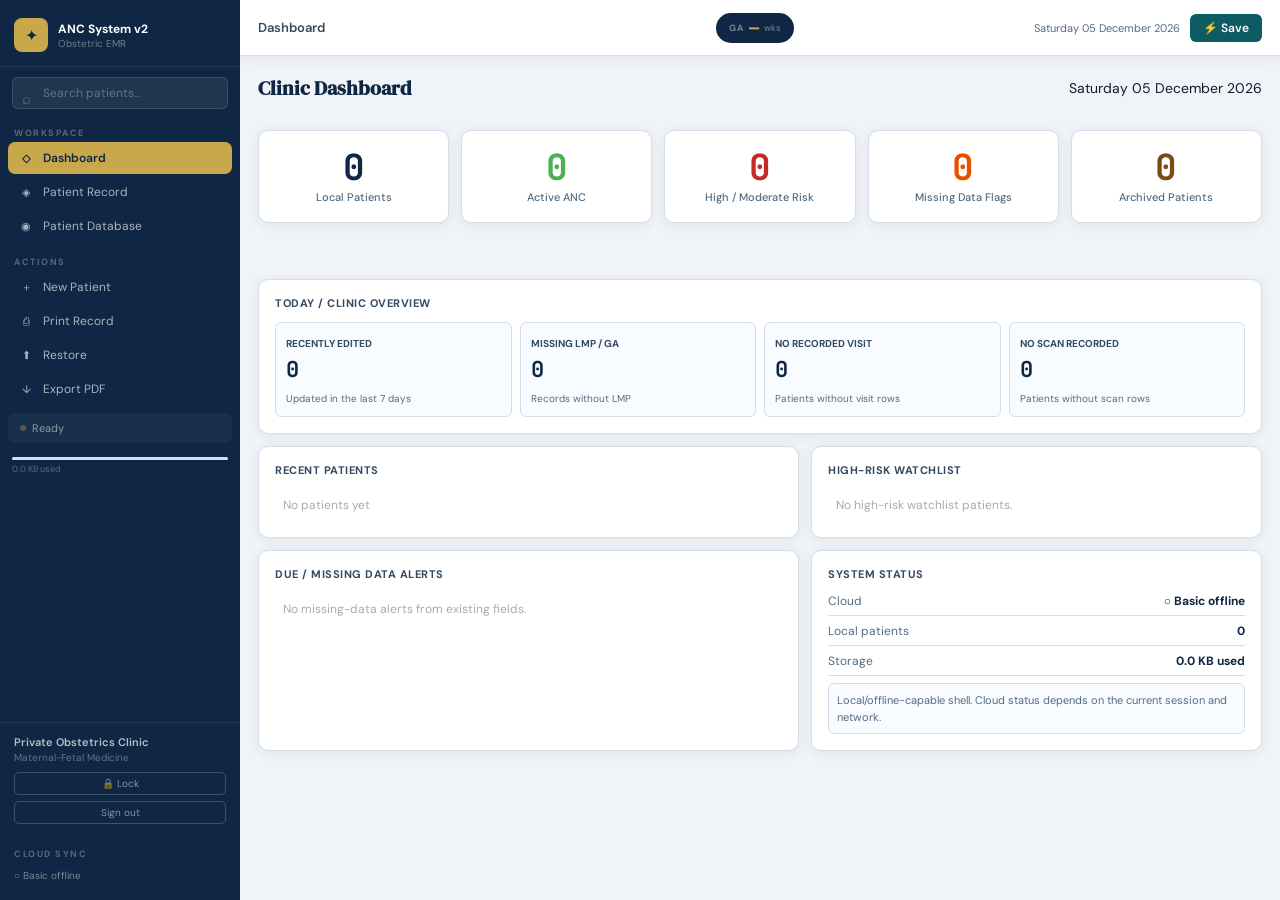
<file: index.html>
<!DOCTYPE html>
<html lang="en">
<head>
<meta charset="UTF-8">
<meta name="viewport" content="width=device-width, initial-scale=1.0, viewport-fit=cover">
<meta name="theme-color" content="#0f2744">
<meta name="apple-mobile-web-app-capable" content="yes">
<meta name="apple-mobile-web-app-status-bar-style" content="black-translucent">
<meta name="apple-mobile-web-app-title" content="ANC EMR">
<title>ANC Follow-Up System v2</title>
<link rel="manifest" href="manifest.json">
<link rel="preconnect" href="https://fonts.googleapis.com">
<link href="https://fonts.googleapis.com/css2?family=DM+Sans:wght@300;400;500;600;700&family=DM+Serif+Display:ital@0;1&family=JetBrains+Mono:wght@400;600&display=swap" rel="stylesheet">
<link rel="stylesheet" href="css/style.css?v=25">
</head>
<body>

<!-- ══ SUPABASE AUTH + MFA GATE ══ -->
<div class="auth-screen" id="authScreen">
  <div class="auth-box">
    <div class="auth-brand">
      <div class="auth-brand-icon">✦</div>
      <div>
        <div class="auth-title">ANC Follow-Up System</div>
        <div class="auth-subtitle">Private clinic access</div>
      </div>
    </div>

    <div class="auth-panel" id="authLoadingPanel">
      <div class="auth-status">Checking secure session…</div>
    </div>

    <form class="auth-panel" id="authLoginPanel" style="display:none">
      <div class="auth-heading">Sign in</div>
      <div class="auth-copy">Use your private clinic account to continue.</div>
      <label class="auth-label" for="authEmail" id="authIdentifierLabel">Email</label>
      <input type="text" id="authEmail" inputmode="email" autocomplete="username" required>
      <label class="auth-label" for="authPassword">Password</label>
      <input type="password" id="authPassword" autocomplete="current-password" required>
      <div class="auth-error" id="authLoginError"></div>
      <button type="submit" class="auth-primary" id="authLoginButton">Continue</button>
    </form>

    <form class="auth-panel" id="authMfaPanel" style="display:none">
      <div class="auth-heading" id="authMfaHeading">Authenticator verification</div>
      <div class="auth-copy" id="authMfaCopy">Enter the current six-digit code from your authenticator app.</div>
      <input type="text" class="auth-code" id="authMfaCode" inputmode="numeric"
             autocomplete="one-time-code" pattern="[0-9]{6}" maxlength="6" placeholder="000000" required>
      <div class="auth-error" id="authMfaError"></div>
      <button type="submit" class="auth-primary" id="authMfaButton">Verify code</button>
      <button type="button" class="auth-secondary" id="authMfaSecondary">Use another account</button>
    </form>

    <form class="auth-panel" id="authEnrollPanel" style="display:none">
      <div class="auth-heading">Set up authenticator</div>
      <div class="auth-copy">Scan this QR code once, then enter the six-digit code generated by your authenticator app.</div>
      <div class="auth-qr-wrap"><img id="authQrCode" alt="Authenticator QR code"></div>
      <details class="auth-secret-wrap">
        <summary>Cannot scan the QR code?</summary>
        <div class="auth-secret" id="authTotpSecret"></div>
      </details>
      <input type="text" class="auth-code" id="authEnrollCode" inputmode="numeric"
             autocomplete="one-time-code" pattern="[0-9]{6}" maxlength="6" placeholder="000000" required>
      <div class="auth-error" id="authEnrollError"></div>
      <button type="submit" class="auth-primary" id="authEnrollButton">Enable verification</button>
      <button type="button" class="auth-secondary" data-auth-signout>Cancel and sign out</button>
    </form>

  </div>
</div>

<!-- ══ LOCK SCREEN ══ -->
<div class="lock-screen" id="lockScreen" style="display:none">
  <!-- UNLOCK MODE -->
  <div class="lock-box" id="lockUnlockMode">
    <div class="lock-icon">🔒</div>
    <div class="lock-title">ANC Follow-Up System</div>
    <div class="lock-sub">Enter your clinic password to access patient records</div>
    <input type="password" class="lock-input" id="lockInput" placeholder="Enter password" autocomplete="current-password">
    <div class="lock-error" id="lockError"></div>
    <button type="button" class="btn-unlock" id="btnUnlock">Unlock</button>
    <button type="button" class="btn-skip-lock" id="btnSkipLock">Continue without encryption</button>
  </div>
  <!-- SETUP MODE -->
  <div class="lock-box" id="lockSetupMode" style="display:none">
    <div id="setupStep1">
      <div class="lock-icon">🔐</div>
      <div class="lock-title">Set Up Encryption</div>
      <div class="lock-sub">Protect cloud sync and backups with AES-256 encryption. Your password is never stored — if forgotten, encrypted data cannot be recovered.</div>
      <input type="password" id="setupPassword"  placeholder="Create password (min 6 chars)" style="margin-bottom:8px;font-size:14px;padding:11px;text-align:center">
      <input type="password" id="setupPassword2" placeholder="Confirm password" style="margin-bottom:10px;font-size:14px;padding:11px;text-align:center">
      <div class="lock-error" id="setupError"></div>
      <button type="button" class="btn-unlock" id="btnSetupEncrypt">Enable Encryption</button>
      <button type="button" class="btn-skip-lock" id="btnSkipEncrypt">Skip — use without encryption</button>
    </div>
    <div id="setupStep2" style="display:none">
      <div class="lock-icon">🔐</div>
      <div class="lock-title">Keep Your Clinic Passphrase Safe</div>
      <div class="lock-sub">There is no passphrase recovery in this version. Losing the clinic passphrase may make encrypted clinical data unrecoverable.</div>
      <button type="button" class="btn-unlock" id="btnRecoveryOK" style="margin-top:16px">I understand</button>
    </div>
  </div>
</div>

<!-- ══ SIDEBAR ══ -->
<nav class="sidebar" id="sidebar">
  <div class="sidebar-brand">
    <div class="brand-icon">✦</div>
    <div class="brand-text">
      <span class="brand-title">ANC System v2</span>
      <span class="brand-sub">Obstetric EMR</span>
    </div>
  </div>
  <div class="sidebar-search">
    <input type="text" id="patientSearch" placeholder="Search patients…" autocomplete="off">
    <span class="search-icon">⌕</span>
  </div>
  <div class="nav-section-label">WORKSPACE</div>
  <ul class="nav-links">
    <li><a href="#" class="nav-item active" data-view="dashboard"><span class="nav-icon">◇</span> Dashboard</a></li>
    <li><a href="#" class="nav-item" data-view="patient"><span class="nav-icon">◈</span> Patient Record</a></li>
    <li><a href="#" class="nav-item" data-view="database"><span class="nav-icon">◉</span> Patient Database</a></li>
    <li id="phase3NavItem" data-basic-release-paused hidden aria-hidden="true"><a href="#" class="nav-item" data-view="access" tabindex="-1"><span class="nav-icon">◆</span> Access Control</a></li>
  </ul>
  <div class="nav-section-label">ACTIONS</div>
  <ul class="nav-links">
    <li><a href="#" class="nav-item" id="navNewPatient"><span class="nav-icon">＋</span> New Patient</a></li>
    <li><a href="#" class="nav-item" id="navPrint"><span class="nav-icon">⎙</span> Print Record</a></li>
    <li><a href="#" class="nav-item" id="navImport"><span class="nav-icon">⬆</span> Restore</a></li>
    <li><a href="#" class="nav-item" id="navExportPDF"><span class="nav-icon">↓</span> Export PDF</a></li>
  </ul>
  <div class="autosave-status" id="autoSaveStatus">
    <span class="autosave-dot" id="autoSaveDot"></span>
    <span id="autoSaveLabel">Ready</span>
  </div>
  <div style="padding:0 12px 4px">
    <div class="storage-bar"><div class="storage-fill" id="storageFill" style="width:0%"></div></div>
    <span class="storage-label" id="storageLabel">0 KB used</span>
  </div>
  <div class="sidebar-footer">
    <div class="clinic-name">Private Obstetrics Clinic</div>
    <div class="clinic-sub">Maternal-Fetal Medicine</div>
    <button id="btnLock" style="margin-top:8px;background:none;border:1px solid rgba(255,255,255,.2);color:rgba(255,255,255,.5);border-radius:5px;padding:4px 10px;font-size:10px;cursor:pointer;font-family:var(--font);width:100%">🔒 Lock</button>
    <button id="btnSignOut" style="margin-top:6px;background:none;border:1px solid rgba(255,255,255,.2);color:rgba(255,255,255,.5);border-radius:5px;padding:4px 10px;font-size:10px;cursor:pointer;font-family:var(--font);width:100%">Sign out</button>
  </div>
  <div class="nav-section-label">CLOUD SYNC</div>
<ul class="nav-links">
  <li hidden><a href="#" class="nav-item" id="navSyncPush" hidden aria-disabled="true" tabindex="-1"><span class="nav-icon">☁</span> Push to Cloud</a></li>
  <li hidden><a href="#" class="nav-item" id="navSyncPull" hidden aria-disabled="true" tabindex="-1"><span class="nav-icon">⬇</span> Pull from Cloud</a></li>
</ul>
<div id="syncStatus" style="padding:6px 14px;font-size:10px;color:rgba(255,255,255,.35)">○ Checking sync…</div>
</nav>

<!-- ══ MAIN CONTENT ══ -->
<main class="main-content">

  <!-- TOPBAR -->
  <header class="topbar">
    <div class="topbar-left">
      <button class="hamburger" id="hamburger">☰</button>
      <div class="breadcrumb" id="breadcrumbText">Dashboard</div>
    </div>
    <div class="topbar-center">
      <div class="ga-badge" id="topbarGA">
        <span class="ga-label">GA</span>
        <span class="ga-value" id="gaDisplay">—</span>
        <span class="ga-unit">wks</span>
      </div>
      <div id="topbarRiskWrap"></div>
    </div>
    <div class="topbar-right">
      <div class="today-date" id="todayDate"></div>
      <button class="btn-save-top" id="btnQuickSave">⚡ Save</button>
    </div>
  </header>

  <!-- MILESTONE BANNER -->
  <div class="milestone-banner" id="milestoneBanner"></div>

  <!-- ══════════════════════════════════
       VIEW: PATIENT RECORD
  ══════════════════════════════════ -->
  <div class="view" id="view-patient">
    <section class="no-patient-placeholder" id="noPatientPlaceholder">
      <div class="no-patient-icon">◈</div>
      <h2>No patient selected</h2>
      <p>Open an existing patient or start a new registration to use the Patient Record workspace.</p>
      <div class="placeholder-actions">
        <button type="button" class="btn-action btn-save" id="btnPlaceholderNewPatient">New Patient</button>
        <button type="button" class="btn-action" id="btnPlaceholderDatabase">Open Patient Database</button>
        <button type="button" class="btn-action" id="btnPlaceholderDashboard">Back to Dashboard</button>
      </div>
    </section>

    <div id="patientWorkspace" hidden>
    <div class="record-mode-bar" id="patientActionHeader">
      <div class="record-mode-identity">
        <div class="record-mode-title" id="recordModeTitle">New patient</div>
        <div class="record-mode-subtitle" id="recordModeSubtitle">Enter the patient details to create a record.</div>
      </div>
      <div class="patient-header-actions">
        <span class="patient-save-state" id="patientSaveState">Saved</span>
        <button type="button" class="patient-header-button primary" id="btnSave">Save</button>
        <button type="button" class="patient-header-button desktop-action" id="btnBackup">Backup</button>
        <button type="button" class="patient-header-button desktop-action" id="btnPrint">Print</button>
        <div class="patient-more-wrap">
          <button type="button" class="patient-header-button" id="btnPatientMore" aria-expanded="false" aria-controls="patientMoreMenu">More</button>
          <div class="patient-more-menu" id="patientMoreMenu" hidden>
            <button type="button" id="btnPDF">Export PDF</button>
            <button type="button" id="btnNewPatient">New Patient</button>
            <button type="button" id="btnImport">Restore</button>
            <button type="button" id="btnRollbackBackup" hidden>Rollback Backup</button>
            <button type="button" id="btnVerifyBackup" hidden>Verify Backup</button>
            <button type="button" id="btnPatientAudit">Audit history</button>
            <div class="patient-more-separator"></div>
            <button type="button" class="danger" id="btnArchiveCurrentPatient">Archive patient</button>
            <button type="button" id="btnRestoreCurrentPatient" hidden>Restore patient</button>
          </div>
        </div>
        <div class="record-mode-switch" role="group" aria-label="Patient record mode">
          <button type="button" id="btnSummaryMode" class="record-mode-button" disabled>Summary</button>
          <button type="button" id="btnEditMode" class="record-mode-button active">Edit</button>
        </div>
      </div>
    </div>

    <section class="archived-record-banner" id="archivedRecordBanner" hidden>
      <div>
        <strong>ARCHIVED RECORD</strong>
        <span id="archivedRecordMeta">Archived date not recorded.</span>
        <p id="archivedRecordReason">Reason not recorded.</p>
      </div>
      <button type="button" id="btnRestoreArchivedPatient">Restore Patient</button>
    </section>

    <section id="patientSummaryView" class="patient-summary-view" hidden>
      <div class="summary-shell-header" id="patientSummaryShell">
        <div>
          <div class="summary-shell-title">Paper-like Summary</div>
          <div class="summary-shell-subtitle">Review the saved record before opening a focused workspace.</div>
        </div>
        <button type="button" class="summary-shell-action" id="btnSummaryOpenWorkspace">Open focused workspace</button>
      </div>
      <div class="summary-primary">
        <section class="summary-section">
          <div class="summary-section-heading">Pregnancy at a glance</div>
          <div class="summary-glance-grid">
            <div><span>Gestational age</span><strong id="summaryGA">—</strong></div>
            <div><span>EDD</span><strong id="summaryEDD">—</strong></div>
            <div><span>TPAL</span><strong id="summaryTPAL">—</strong></div>
            <div><span>Blood group</span><strong id="summaryBloodGroup">—</strong></div>
            <div><span>Pregnancy</span><strong id="summaryPregnancyType">—</strong></div>
          </div>
        </section>

        <section class="summary-section">
          <div class="summary-section-heading">Key history</div>
          <dl class="summary-definition-list">
            <div><dt>Medical history</dt><dd id="summaryMedicalHistory">Not recorded</dd></div>
            <div><dt>Surgical history</dt><dd id="summarySurgicalHistory">Not recorded</dd></div>
            <div><dt>Family history</dt><dd id="summaryFamilyHistory">Not recorded</dd></div>
            <div><dt>Allergies</dt><dd id="summaryAllergies">Not recorded</dd></div>
          </dl>
        </section>

        <section class="summary-section">
          <div class="summary-section-heading">
            Obstetric history
            <button type="button" class="summary-inline-action" id="btnSummaryAddPregnancy">Add previous pregnancy</button>
          </div>
          <div id="summaryPregnancyHistory" class="summary-empty">No previous pregnancy details recorded.</div>
        </section>

        <section class="summary-section">
          <div class="summary-section-heading">Active Problems</div>
          <div id="summaryActiveProblems" class="summary-empty">No active problems recorded.</div>
        </section>

        <section class="summary-section">
          <div class="summary-section-heading">Recent visit</div>
          <div id="summaryRecentVisit" class="summary-empty">No follow-up visit recorded.</div>
        </section>

        <section class="summary-section">
          <div class="summary-section-heading">Current alerts</div>
          <div id="summaryAlerts" class="summary-alert-list"></div>
        </section>
      </div>

      <aside class="summary-actions" aria-label="Patient record actions">
        <div class="summary-actions-heading">Actions</div>
        <button type="button" data-edit-target="historySection">Edit history</button>
        <button type="button" data-edit-target="previousPregnancySection">Add previous pregnancy</button>
        <button type="button" data-edit-target="visitTable">Add visit</button>
        <button type="button" data-edit-target="labWorkspace">Add lab</button>
        <button type="button" data-edit-target="ultraTable">Add ultrasound</button>
      </aside>
    </section>

    <div id="patientEditor">
    <div class="focused-workspace-bar" id="focusedWorkspaceBar">
      <div>
        <div class="focused-workspace-title">Focused patient workspace</div>
        <div class="focused-workspace-subtitle">Edit the existing local record, then save before returning to summary.</div>
      </div>
      <button type="button" class="focused-workspace-action" id="btnEditorBackToSummary">Back to Summary</button>
    </div>

    <!-- 1. PATIENT MASTER -->
    <section class="card">
      <div class="card-header hdr-patient">
        <div class="card-header-left"><span class="card-header-icon">◈</span> Patient Information</div>
        <div class="card-header-actions">
          <select id="patientStatus" class="status-select">
            <option value="">— Status —</option>
            <option>Active Follow-up</option><option>Delivered by CS</option>
            <option>Delivered by SVD</option><option>Abortion</option>
            <option>IUFD</option><option>Irregular Follow-up</option>
            <option>Permanently Discontinued</option>
          </select>
        </div>
      </div>
      <div class="card-body">
        <div class="form-grid fg5">
          <div class="field-group span-2">
            <label>Full Name <span class="required">* min 3 names</span></label>
            <input type="text" id="fullName" placeholder="First Middle Last" autocomplete="off">
            <span class="field-hint" id="nameHint"></span>
          </div>
          <div class="field-group"><label>Age (years)</label><input type="number" id="age" placeholder="28" min="12" max="60"></div>
          <div class="field-group"><label>Phone</label><input type="tel" id="phone" placeholder="01x-xxxx-xxxx"></div>
          <div class="field-group"><label>Patient ID</label><input type="text" id="patientID" placeholder="Auto-generated" readonly></div>
        </div>
        <div class="form-grid fg5">
          <div class="field-group span-2"><label>Address</label><input type="text" id="address" placeholder="Street, City"></div>
          <div class="field-group"><label>Blood Group</label>
            <select id="bloodGroup"><option value="">— Select —</option>
              <option>A+</option><option>A-</option><option>B+</option><option>B-</option>
              <option>AB+</option><option>AB-</option><option>O+</option><option>O-</option>
            </select>
          </div>
          <div class="field-group"><label>Basal Weight (kg)</label><input type="number" id="basalWeight" placeholder="65" step="0.1"></div>
          <div class="field-group"><label>Pregnancy Type</label>
            <select id="pregnancyType"><option value="">— Select —</option>
              <option>Singleton</option><option>Twin</option><option>Triplet</option><option>Higher Order Multiple</option>
            </select>
          </div>
        </div>
        <!-- Multiple preg -->
        <div id="multiPregFields" style="display:none" class="form-grid fg5" style="margin-top:8px;padding:10px;background:var(--navy-pale);border-radius:6px;border:1px solid var(--border)">
          <div class="field-group"><label>Chorionicity</label>
            <select id="chorionicity"><option value="">—</option>
              <option>Monochorionic</option><option>Dichorionic</option><option>Trichorionic</option><option>Unknown</option>
            </select>
          </div>
          <div class="field-group"><label>Amnionicity</label>
            <select id="amnionicity"><option value="">—</option>
              <option>Monoamniotic</option><option>Diamniotic</option><option>Triamniotic</option><option>Unknown</option>
            </select>
          </div>
        </div>
        <!-- Hospital (shown on delivery/outcome) -->
        <div id="hospitalRow" style="display:none" class="form-grid fg5" style="margin-top:8px">
          <div class="field-group span-2"><label>Hospital (Outcome Location)</label>
            <select id="hospitalName2"><option value="">— Select —</option>
              <option>Royal</option><option>Mother Care</option><option>Engab</option>
              <option value="other-custom">+ Add Other…</option>
            </select>
          </div>
          <div class="field-group" id="hospitalCustomWrap" style="display:none">
            <label>Custom Hospital Name</label>
            <input type="text" id="hospitalCustom" placeholder="Hospital name">
          </div>
        </div>
        <!-- Hidden risk input -->
        <input type="hidden" id="riskLevelInput" value="">
      </div>
    </section>

    <!-- 2. STRUCTURED HISTORY -->
    <section class="card clinical-history-card" id="historySection">
      <div class="card-header hdr-history">
        <div class="card-header-left">Patient History</div>
        <div class="card-header-note">Medical, surgical, allergy, and family history</div>
      </div>
      <div class="card-body history-grid">
        <div class="field-group">
          <label for="medicalHistory">Medical History</label>
          <textarea id="medicalHistory" data-auto-grow maxlength="2000"
                    placeholder="Chronic conditions, previous admissions, relevant diagnoses"></textarea>
        </div>
        <div class="field-group">
          <label for="surgicalHistory">Surgical History</label>
          <textarea id="surgicalHistory" data-auto-grow maxlength="2000"
                    placeholder="Operations, year, indication, and complications"></textarea>
        </div>
        <div class="field-group">
          <label for="familyHistory">Family History</label>
          <textarea id="familyHistory" data-auto-grow maxlength="2000"
                    placeholder="Hypertension, diabetes, thrombosis, congenital anomalies, inherited disease"></textarea>
        </div>
        <div class="field-group">
          <label for="allergyHistory">Allergies</label>
          <textarea id="allergyHistory" data-auto-grow maxlength="1000"
                    placeholder="Drug, food, latex, and reaction"></textarea>
        </div>
      </div>
    </section>

    <div class="obstetric-layout">
    <!-- 2. TPAL -->
    <section class="card obstetric-history-card">
      <div class="card-header hdr-obs"><span class="card-header-icon">◈</span> Obstetric History — TPAL</div>
      <div class="card-body">
        <section class="generated-obstetric-history" id="obstetricHistoryGenerated" aria-live="polite">
          <div class="generated-obstetric-title">Obstetric History</div>
          <div class="generated-obstetric-empty">No previous pregnancies recorded.</div>
        </section>
        <div class="tpal-grid">
          <div class="tpal-box"><div class="tpal-label">TERM</div><div class="tpal-letter">T</div><input type="number" id="tpalT" min="0" max="20" placeholder="0"></div>
          <div class="tpal-box"><div class="tpal-label">PRETERM</div><div class="tpal-letter">P</div><input type="number" id="tpalP" min="0" max="20" placeholder="0"></div>
          <div class="tpal-box"><div class="tpal-label">ABORTION</div><div class="tpal-letter">A</div><input type="number" id="tpalA" min="0" max="20" placeholder="0"></div>
          <div class="tpal-box"><div class="tpal-label">LIVING</div><div class="tpal-letter">L</div><input type="number" id="tpalL" min="0" max="20" placeholder="0"></div>
          <div class="tpal-summary-box">
            <div class="tpal-summary-label">TPAL SUMMARY</div>
            <div class="tpal-summary-value" id="tpalSummary">T?-P?-A?-L?</div>
          </div>
        </div>
        <div class="previous-pregnancy-section" id="previousPregnancySection">
          <div class="subsection-heading">
            <div>
              <strong>Previous pregnancies</strong>
              <span>Record each pregnancy and delivery separately.</span>
            </div>
            <button type="button" class="btn-add-clinical-row" id="btnAddPreviousPregnancy">Add pregnancy</button>
          </div>
          <div id="previousPregnancyList" class="previous-pregnancy-list"></div>
          <div class="section-bottom-action"><button type="button" class="btn-add-clinical-row" id="btnAddPreviousPregnancyBottom">+ Add Previous Pregnancy</button></div>
        </div>
      </div>
    </section>

    <!-- 3. OBSTETRIC CALCULATIONS -->
    <section class="card">
      <div class="card-header hdr-obs"><span class="card-header-icon">◈</span> Obstetric Calculations</div>
      <div class="card-body">
        <div class="calc-grid">
          <div class="field-group">
            <label>Dating Method</label>
            <select id="datingMethod">
              <option value="lmp">LMP</option>
              <option value="embryo-transfer">Embryo Transfer</option>
              <option value="ultrasound">Ultrasound Dating</option>
              <option value="manual">Manual Dating</option>
            </select>
          </div>
          <div class="field-group" data-dating-field="lmp">
            <label id="lmpDateLabel">LMP <span class="required">*</span></label>
            <input type="date" id="lmpDate">
          </div>
          <div class="field-group">
            <label>Date of Calculation</label>
            <input type="date" id="calcDate">
          </div>
          <div class="field-group dating-method-field" data-dating-field="embryo-transfer" hidden>
            <label>Embryo Transfer Date</label>
            <input type="date" id="embryoTransferDate">
          </div>
          <div class="field-group dating-method-field" data-dating-field="embryo-transfer" hidden>
            <label>Embryo Age</label>
            <select id="embryoAge">
              <option value="3">Day 3</option>
              <option value="5" selected>Day 5</option>
              <option value="6">Day 6</option>
            </select>
          </div>
          <div class="field-group dating-method-field" data-dating-field="ultrasound" hidden>
            <label>Ultrasound Exam Date</label>
            <input type="date" id="ultrasoundDatingDate">
          </div>
          <div class="field-group dating-method-field" data-dating-field="ultrasound" hidden>
            <label>Ultrasound GA</label>
            <div style="display:grid;grid-template-columns:1fr 1fr;gap:6px">
              <input type="number" id="ultrasoundGAWeeks" min="0" max="45" placeholder="Weeks">
              <input type="number" id="ultrasoundGADays" min="0" max="6" placeholder="Days">
            </div>
          </div>
          <div class="field-group dating-method-field" data-dating-field="manual" hidden>
            <label>Manual GA</label>
            <div style="display:grid;grid-template-columns:1fr 1fr;gap:6px">
              <input type="number" id="manualGAWeeks" min="0" max="45" placeholder="Weeks">
              <input type="number" id="manualGADays" min="0" max="6" placeholder="Days">
            </div>
          </div>
          <div class="calc-result-box ga-box">
            <div class="calc-result-label">Gestational Age</div>
            <div class="calc-result-value" id="calcGA">—</div>
            <div class="calc-result-sub" id="calcGASub">Enter LMP</div>
          </div>
          <div class="calc-result-box edd-box">
            <div class="calc-result-label">EDD (Naegele)</div>
            <div class="calc-result-value" id="calcEDD">—</div>
            <div class="calc-result-sub" id="calcEDDSub">Expected Delivery</div>
          </div>
          <div class="calc-result-box trim-box">
            <div class="calc-result-label">Trimester</div>
            <div class="calc-result-value trim-value" id="calcTrimester">—</div>
            <div class="calc-result-sub" id="calcTrimSub">Current period</div>
          </div>
        </div>
      </div>
    </section>
    </div>

    <!-- 4. PROBLEM LIST (collapsible by default) -->
    <section class="card problem-card" data-collapsible>
      <div class="card-header hdr-problems">
        <div class="card-header-left"><span class="card-header-icon">◈</span> Problem List</div>
        <div class="card-header-actions">
          <button class="btn-add-row" id="btnAddProblem">+ Add Problem</button>
          <button class="btn-toggle"><span class="toggle-arrow">▼</span> <span class="toggle-label">Show</span></button>
        </div>
      </div>
      <div class="collapsible-body collapsed" style="max-height:0">
        <div class="card-body">
          <div class="problem-note">Structured active and historical problem list. Templates fill labels only and do not apply clinical rules.</div>
          <div id="problemList" class="problem-list"></div>
          <div class="section-bottom-action"><button type="button" class="btn-add-clinical-row" id="btnAddProblemBottom">+ Add Problem</button></div>
        </div>
      </div>
    </section>

    <!-- 5. MEDICATIONS (collapsible by default) -->
    <section class="card medication-card" data-collapsible>
      <div class="card-header hdr-medications">
        <div class="card-header-left"><span class="card-header-icon">◈</span> Medications</div>
        <div class="card-header-actions">
          <button class="btn-add-row" id="btnAddMedication">+ Add Medication</button>
          <button class="btn-toggle"><span class="toggle-arrow">▼</span> <span class="toggle-label">Show</span></button>
        </div>
      </div>
      <div class="collapsible-body collapsed" style="max-height:0">
        <div class="card-body">
          <div class="medication-note">Add medication adds to this patient. Save as pattern only remembers this drug/dose pattern for future use. Templates are placeholders only and require clinician review.</div>
          <div id="medicationList" class="medication-list"></div>
          <div class="section-bottom-action"><button type="button" class="btn-add-clinical-row" id="btnAddMedicationBottom">+ New Medication</button></div>
        </div>
      </div>
    </section>

    <!-- 4. ULTRASOUND (collapsible) -->
    <section class="card" data-collapsible>
      <div class="card-header hdr-ultra">
        <div class="card-header-left"><span class="card-header-icon">◈</span> Ultrasound / Anomaly Scans</div>
        <div class="card-header-actions">
          <button class="btn-add-row" id="btnAddScan">+ Add Scan</button>
          <button class="btn-toggle"><span class="toggle-arrow open">▼</span> <span class="toggle-label">Hide</span></button>
        </div>
      </div>
      <div class="collapsible-body" style="max-height:2000px">
        <div class="card-body no-pad">
          <div class="table-wrapper">
            <table class="data-table" id="ultraTable">
              <thead>
                <tr>
                  <th style="min-width:150px">Scan Type</th>
                  <th style="min-width:120px">Date</th>
                  <th style="min-width:90px">GA</th>
                  <th style="min-width:110px">Operator</th>
                  <th colspan="4">Findings + Biometry + Doppler</th>
                  <th class="col-action">Del</th>
                </tr>
              </thead>
              <tbody id="ultraBody"></tbody>
            </table>
          </div>
          <div class="section-bottom-action"><button type="button" class="btn-add-clinical-row" id="btnAddScanBottom">+ Add Scan</button></div>
        </div>
      </div>
    </section>

    <!-- 5. PROCEDURES (collapsible) -->
    <section class="card" data-collapsible>
      <div class="card-header hdr-proc">
        <div class="card-header-left"><span class="card-header-icon">◈</span> Procedures & Investigations</div>
        <div class="card-header-actions">
          <button class="btn-add-row" id="btnAddProc">+ Add Procedure</button>
          <button class="btn-toggle"><span class="toggle-arrow open">▼</span> <span class="toggle-label">Hide</span></button>
        </div>
      </div>
      <div class="collapsible-body" style="max-height:2000px">
        <div class="card-body no-pad">
          <div class="table-wrapper">
            <table class="data-table" id="procTable">
              <thead>
                <tr>
                  <th style="min-width:160px">Procedure</th>
                  <th style="min-width:120px">Date</th>
                  <th style="min-width:90px">GA</th>
                  <th style="min-width:110px">Operator</th>
                  <th>Result Summary</th>
                  <th>Notes</th>
                  <th class="col-action">Del</th>
                </tr>
              </thead>
              <tbody id="procBody"></tbody>
            </table>
          </div>
          <div class="section-bottom-action"><button type="button" class="btn-add-clinical-row" id="btnAddProcBottom">+ Add Procedure</button></div>
        </div>
      </div>
    </section>

    <!-- 6. LABORATORY (collapsible) -->
    <section class="card" data-collapsible>
      <div class="card-header hdr-lab">
        <div class="card-header-left"><span class="card-header-icon">◈</span> Laboratory Investigation Tracking</div>
        <div class="card-header-actions">
          <button class="btn-toggle"><span class="toggle-arrow">▼</span> <span class="toggle-label">Show</span></button>
        </div>
      </div>
      <div class="collapsible-body collapsed" style="max-height:0">
        <div class="card-body">
          <div class="lab-intel" id="labIntel">Enter LMP to see investigation checklist</div>
          <div id="labWorkspace" class="lab-workspace"></div>
        </div>
      </div>
    </section>

    <!-- 7. ANC VISITS -->
    <section class="card" data-collapsible>
      <div class="card-header hdr-visits">
        <div class="card-header-left"><span class="card-header-icon">◈</span> ANC Follow-Up Visits</div>
        <div class="card-header-actions">
          <button class="btn-add-row" id="btnAddVisit">+ Add Visit</button>
          <button class="btn-toggle"><span class="toggle-arrow open">▼</span> <span class="toggle-label">Hide</span></button>
        </div>
      </div>
      <div class="collapsible-body" style="max-height:3000px">
        <div class="card-body no-pad">
          <div class="table-wrapper">
            <table class="data-table visits-table" id="visitTable">
              <thead>
                <tr>
                  <th class="col-num">#</th>
                  <th style="min-width:120px">Visit Date</th>
                  <th style="min-width:90px">GA</th>
                  <th style="min-width:180px">Exam / Ultrasound Findings</th>
                  <th style="min-width:90px">Blood Pressure</th>
                  <th style="min-width:70px">Wt (kg)</th>
                  <th style="min-width:140px">Medications</th>
                  <th style="min-width:150px">Procedures</th>
                  <th style="min-width:190px">Same-day Labs</th>
                  <th style="min-width:140px">Clinical Notes</th>
                  <th class="col-action">Del</th>
                </tr>
              </thead>
              <tbody id="visitBody"></tbody>
            </table>
          </div>
          <div class="section-bottom-action"><button type="button" class="btn-add-clinical-row" id="btnAddVisitBottom">+ Add Visit</button></div>
        </div>
      </div>
    </section>

    <input type="file" id="importFileInput" accept=".json" style="display:none">
    <input type="file" id="verifyBackupFileInput" accept=".json" style="display:none">
    </div><!-- end patientEditor -->
    </div><!-- end patientWorkspace -->

  </div><!-- end view-patient -->

  <!-- ══ VIEW: DATABASE ══ -->
  <div class="view" id="view-database">
    <div class="view-header">
      <h2>Patient Database</h2>
      <div class="db-toolbar">
        <input type="text" id="dbSearch" placeholder="Search name, ID, phone…" class="db-search-input">
        <select id="dbFilter" class="db-filter">
          <option value="">All Statuses</option>
          <option>Active Follow-up</option><option>Delivered by CS</option>
          <option>Delivered by SVD</option><option>Abortion</option>
          <option>IUFD</option><option>Irregular Follow-up</option>
          <option>Permanently Discontinued</option>
        </select>
        <label class="db-archive-toggle">
          <input type="checkbox" id="dbShowArchived">
          Show archived patients
        </label>
      </div>
    </div>
    <div class="db-table-wrap">
      <table class="db-table" id="dbTable">
        <thead><tr>
          <th>ID</th><th>Full Name</th><th>Age</th><th>Blood Group</th>
          <th>LMP</th><th>EDD</th><th>GA Today</th><th>Preg Type</th>
          <th>Risk</th><th>Status</th><th>Actions</th>
        </tr></thead>
        <tbody id="dbTableBody"></tbody>
      </table>
      <div class="db-empty" id="dbEmpty" style="display:none;padding:40px;text-align:center;color:var(--tx-light)">No patients found.</div>
    </div>
  </div>

  <!-- ══ VIEW: DASHBOARD ══ -->
  <div class="view active" id="view-dashboard">
    <div class="view-header"><h2>Clinic Dashboard</h2><div class="dash-date" id="dashDate"></div></div>
    <div class="dash-stats-grid">
      <div class="stat-card stat-total"><div class="stat-number" id="statTotal">0</div><div class="stat-label">Local Patients</div></div>
      <div class="stat-card stat-active"><div class="stat-number" id="statActive">0</div><div class="stat-label">Active ANC</div></div>
      <div class="stat-card stat-risk"><div class="stat-number" id="statRisk">0</div><div class="stat-label">High / Moderate Risk</div></div>
      <div class="stat-card stat-missing"><div class="stat-number" id="statMissing">0</div><div class="stat-label">Missing Data Flags</div></div>
      <div class="stat-card stat-archived"><div class="stat-number" id="statArchived">0</div><div class="stat-label">Archived Patients</div></div>
    </div>
    <div class="dash-resume" id="dashResume"></div>
    <div class="dash-sections">
      <div class="dash-panel dash-panel-wide"><div class="dash-panel-title">Today / Clinic Overview</div><div class="dash-overview-grid" id="dashOverview"></div></div>
      <div class="dash-panel"><div class="dash-panel-title">Recent Patients</div><div class="recent-list" id="recentList"></div></div>
      <div class="dash-panel"><div class="dash-panel-title">High-Risk Watchlist</div><div class="watch-list" id="riskWatchList"></div></div>
      <div class="dash-panel"><div class="dash-panel-title">Due / Missing Data Alerts</div><div class="alert-list" id="dashAlerts"></div></div>
      <div class="dash-panel"><div class="dash-panel-title">System Status</div><div class="system-list" id="dashSystemStatus"></div></div>
    </div>
  </div>

  <!-- ══ VIEW: OWNER ACCESS CONTROL ══ -->
  <div class="view phase3-view" id="view-access" data-basic-release-paused hidden aria-hidden="true">
    <div class="phase3-page-heading">
      <div>
        <div class="phase3-eyebrow">Phase 3 security preview</div>
        <h2>Owner Access Control</h2>
        <p>Review temporary access grants and immutable security events.</p>
      </div>
      <div class="phase3-heading-actions">
        <button type="button" class="phase3-btn secondary" id="phase3Refresh">Refresh</button>
        <button type="button" class="phase3-btn primary" id="phase3CreateGrant"
                title="Generate a temporary staff account">
          New temporary account
        </button>
      </div>
    </div>

    <div class="phase3-safety-strip" role="status">
      <div>
        <strong>Safety preview</strong>
        <span>Draft, suspend, and revoke commands are enabled. Delegated access remains disabled.</span>
      </div>
      <span id="phase3LastChecked">Not checked</span>
    </div>
    <div class="phase3-panel-error" id="phase3PanelError" hidden></div>

    <section class="phase3-metrics" aria-label="Access summary">
      <div class="phase3-metric"><span>Total grants</span><strong id="phase3GrantTotal">0</strong></div>
      <div class="phase3-metric active"><span>Active now</span><strong id="phase3GrantActive">0</strong></div>
      <div class="phase3-metric scheduled"><span>Scheduled</span><strong id="phase3GrantScheduled">0</strong></div>
      <div class="phase3-metric attention"><span>Needs attention</span><strong id="phase3GrantAttention">0</strong></div>
    </section>

    <section class="phase3-section">
      <div class="phase3-section-header">
        <div>
          <h3>Temporary access grants</h3>
          <p>Time limits, permissions, and encrypted key-envelope readiness.</p>
        </div>
        <select id="phase3GrantFilter" aria-label="Filter access grants">
          <option value="all">All statuses</option>
          <option value="draft">Draft</option>
          <option value="invited">Invited</option>
          <option value="active">Active</option>
          <option value="suspended">Suspended</option>
          <option value="expired">Expired</option>
          <option value="revoked">Revoked</option>
        </select>
      </div>
      <div id="phase3GrantList" class="phase3-grant-list">
        <div class="phase3-empty">
          <strong>Loading access grants</strong>
          <span>Checking the isolated Phase 3 foundation.</span>
        </div>
      </div>
    </section>

    <div class="phase3-lower-grid">
      <section class="phase3-section">
        <div class="phase3-section-header">
          <div>
            <h3>Security audit</h3>
            <p>Append-only access and administration events.</p>
          </div>
          <select id="phase3AuditFilter" aria-label="Filter security audit">
            <option value="all">All outcomes</option>
            <option value="success">Success</option>
            <option value="denied">Denied</option>
            <option value="failed">Failed</option>
          </select>
        </div>
        <div class="phase3-audit-wrap">
          <table class="phase3-audit-table">
            <thead><tr><th>Time</th><th>Event</th><th>Outcome</th><th>Assurance</th></tr></thead>
            <tbody id="phase3AuditBody"></tbody>
          </table>
        </div>
      </section>

      <aside class="phase3-section phase3-readiness">
        <div class="phase3-section-header">
          <div>
            <h3>Release safeguards</h3>
            <p>Controls preventing unfinished access from becoming active.</p>
          </div>
        </div>
        <dl>
          <div><dt>Owner + TOTP gate</dt><dd class="ready">Required</dd></div>
          <div><dt>Grant changes</dt><dd id="phase3MutationState">Disabled</dd></div>
          <div><dt>Delegated access</dt><dd id="phase3DelegatedState">Disabled</dd></div>
          <div><dt>Audit mutation</dt><dd class="ready">Blocked</dd></div>
          <div><dt>Phase 2 runtime</dt><dd class="ready">Unchanged</dd></div>
        </dl>
      </aside>
    </div>
  </div>

</main>

<!-- ══ PHASE 3 TEMPORARY ACCOUNT DIALOG ══ -->
<div class="phase3-dialog-overlay" id="phase3GrantDialog" data-basic-release-paused hidden aria-hidden="true">
  <form class="phase3-dialog" id="phase3GrantForm">
    <div class="phase3-dialog-header">
      <div>
        <div class="phase3-eyebrow">Owner command</div>
        <h3>Create temporary account</h3>
      </div>
      <button type="button" class="btn-close-modal" id="phase3GrantCloseTop"
              data-phase3-close aria-label="Close">×</button>
    </div>
    <p class="phase3-dialog-copy">
      The system will generate the staff member's final temporary username and password. Access remains blocked until you approve it.
    </p>
    <div id="phase3AccountFields">
    <div class="phase3-dialog-grid">
      <div class="field-group span-2">
        <label for="phase3DisplayName">Staff name or label</label>
        <input id="phase3DisplayName" type="text" autocomplete="off"
               minlength="2" maxlength="80" placeholder="Example: Evening data entry" required>
      </div>
      <div class="field-group">
        <label for="phase3ValidFrom">Access starts</label>
        <input id="phase3ValidFrom" type="datetime-local" required>
      </div>
      <div class="field-group">
        <label for="phase3ValidUntil">Access ends</label>
        <input id="phase3ValidUntil" type="datetime-local" required>
      </div>
    </div>
    <fieldset class="phase3-permission-fieldset">
      <legend>Allowed data-entry permissions</legend>
      <label><input type="checkbox" name="phase3Permission" value="patients.read" checked> Read patients</label>
      <label><input type="checkbox" name="phase3Permission" value="patients.create"> Create patients</label>
      <label><input type="checkbox" name="phase3Permission" value="patients.update"> Update patients</label>
      <label><input type="checkbox" name="phase3Permission" value="related.read" checked> Read clinical entries</label>
      <label><input type="checkbox" name="phase3Permission" value="related.create"> Create clinical entries</label>
      <label><input type="checkbox" name="phase3Permission" value="related.update"> Update clinical entries</label>
      <label data-basic-release-paused hidden><input type="checkbox" name="phase3Permission" value="attachments.upload" disabled> Upload attachments</label>
    </fieldset>
    </div>
    <section class="phase3-inline-totp" id="phase3GrantTotp" hidden>
      <strong>Confirm this owner action</strong>
      <p>Enter the current six-digit code from your authenticator app. Your account settings above will remain in place.</p>
      <div class="phase3-inline-totp-controls">
        <input type="text" class="auth-code" id="phase3GrantTotpCode"
               inputmode="numeric" autocomplete="one-time-code"
               pattern="[0-9]{6}" maxlength="6" placeholder="000000">
        <button type="button" class="phase3-btn primary" id="phase3GrantTotpConfirm">
          Verify and generate
        </button>
      </div>
      <div class="phase3-dialog-error" id="phase3GrantTotpError" hidden></div>
    </section>
    <section class="phase3-credential-result" id="phase3CredentialResult" hidden>
      <strong>Temporary account active</strong>
      <p>Give these credentials to the selected staff member securely. They remain valid for the selected period, and the password will not be shown again.</p>
      <dl>
        <div><dt>Username</dt><dd id="phase3GeneratedUsername"></dd></div>
        <div><dt>Temporary password</dt><dd id="phase3GeneratedPassword"></dd></div>
      </dl>
      <p class="phase3-credential-warning">Access is active only for the selected time and permissions.</p>
    </section>
    <div class="phase3-dialog-error" id="phase3GrantFormError" hidden></div>
    <div class="phase3-dialog-actions">
      <button type="button" class="phase3-btn secondary" id="phase3GrantCloseBottom"
              data-phase3-close>Cancel</button>
      <button type="submit" class="phase3-btn primary" id="phase3GrantSubmit">
        Generate temporary account
      </button>
    </div>
  </form>
</div>

<!-- ══ PHASE 3 STATE CHANGE DIALOG ══ -->
<div class="phase3-dialog-overlay" id="phase3StateDialog" data-basic-release-paused hidden aria-hidden="true">
  <form class="phase3-dialog compact" id="phase3StateForm">
    <div class="phase3-dialog-header">
      <div>
        <div class="phase3-eyebrow">Owner command</div>
        <h3 id="phase3StateTitle">Change grant state</h3>
      </div>
      <button type="button" class="btn-close-modal" data-phase3-state-close aria-label="Close">×</button>
    </div>
    <p class="phase3-dialog-copy" id="phase3StateCopy"></p>
    <input type="hidden" id="phase3StateGrantId">
    <input type="hidden" id="phase3StateAction">
    <div class="field-group">
      <label for="phase3StateReason">Reason</label>
      <textarea id="phase3StateReason" maxlength="500" required></textarea>
    </div>
    <div class="phase3-dialog-error" id="phase3StateError" hidden></div>
    <div class="phase3-dialog-actions">
      <button type="button" class="phase3-btn secondary" data-phase3-state-close>Cancel</button>
      <button type="submit" class="phase3-btn danger" id="phase3StateSubmit">Confirm</button>
    </div>
  </form>
</div>

<!-- ══ CHART MODAL ══ -->
<div class="chart-modal-overlay" id="chartModalOverlay" data-basic-release-paused hidden aria-hidden="true" style="display:none">
  <div class="chart-modal-box" id="chartModalContent"></div>
</div>

<!-- ══ CONFIRM MODAL ══ -->
<div class="modal-overlay" id="modalOverlay" style="display:none">
  <div class="modal-box">
    <div class="modal-title" id="modalTitle">Confirm</div>
    <div class="modal-body"  id="modalBody"></div>
    <div class="modal-actions">
      <button class="btn-modal-cancel"  id="modalCancel">Cancel</button>
      <button class="btn-modal-confirm" id="modalConfirm">Confirm</button>
    </div>
  </div>
</div>

<!-- ══ TOAST ══ -->
<div class="toast" id="toast"></div>

<!-- SCRIPTS — order matters (v=16 cache bust) -->
<!-- Basic release: Chart.js and Tesseract/OCR are intentionally not loaded. -->
<script src="js/constants.js?v=17"></script>
<script src="js/crypto.js?v=16"></script>
<script src="js/db.js?v=17"></script>
<script src="js/calc.js?v=16"></script>
<script src="js/ui.js?v=17"></script>
<script src="js/basic_offline_adapter.js?v=1"></script>
<script src="js/app.js?v=27"></script>
<script>
if ('serviceWorker' in navigator) {
  window.addEventListener('load', () => {
    navigator.serviceWorker.register('service-worker.js?v=31', { updateViaCache:'none' }).catch(err => {
      console.warn('Service worker registration failed:', err);
    });
  });
}
</script>
</body>
</html>
</file>
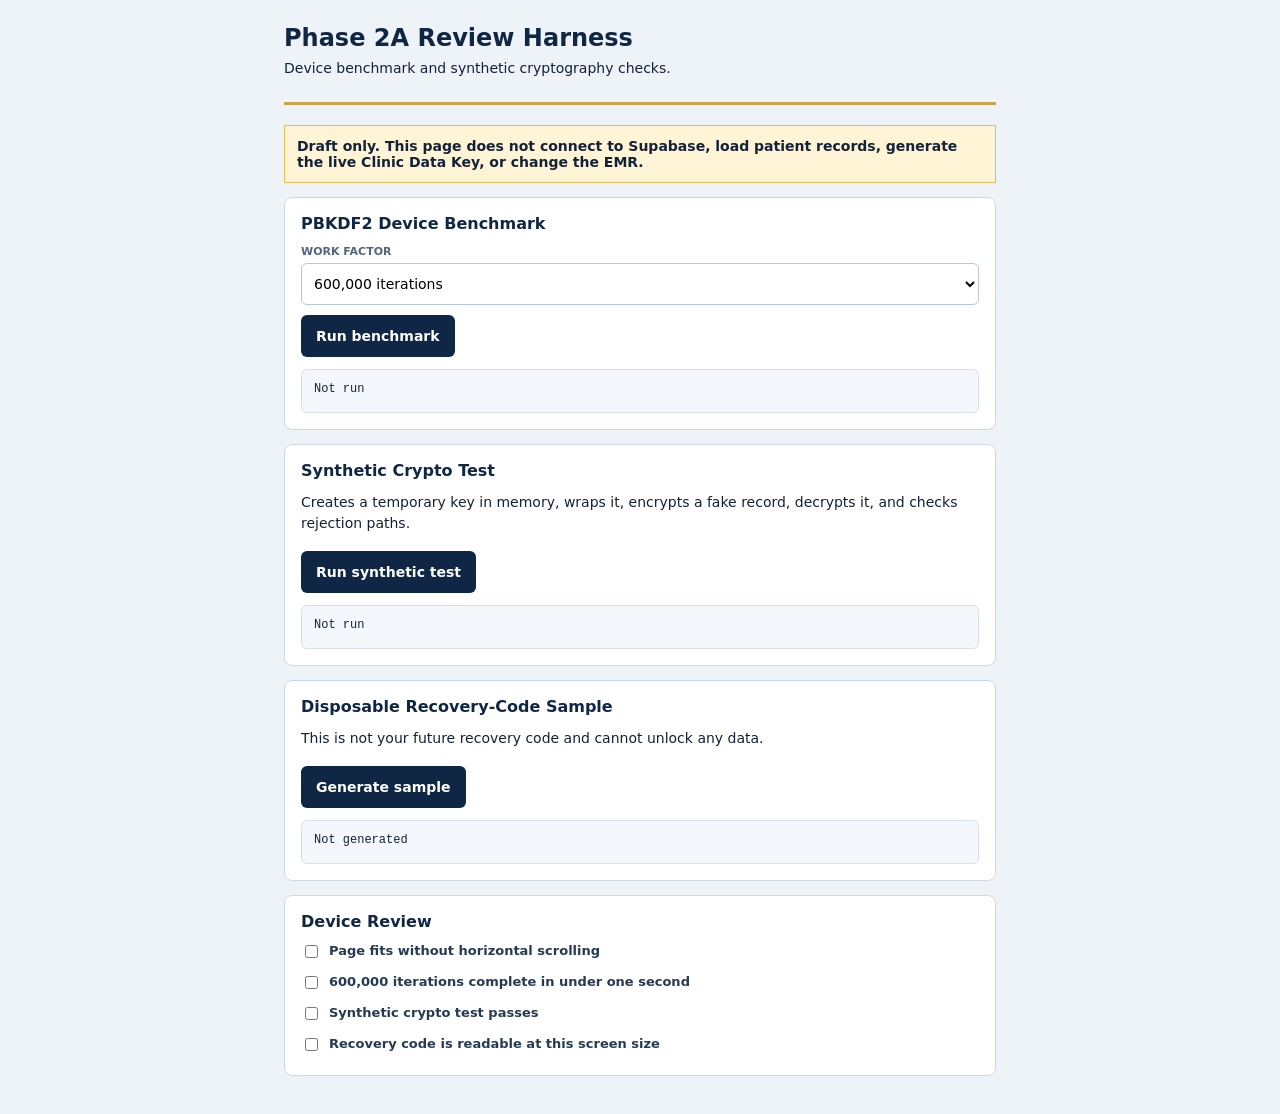
<file: phase2_review_harness.html>
<!DOCTYPE html>
<html lang="en">
<head>
  <meta charset="UTF-8">
  <meta name="viewport" content="width=device-width, initial-scale=1, viewport-fit=cover">
  <meta name="robots" content="noindex,nofollow">
  <title>Phase 2A Review Harness</title>
  <style>
    *{box-sizing:border-box}
    body{margin:0;background:#eef3f8;color:#132238;font:14px system-ui,-apple-system,sans-serif}
    main{width:min(760px,100%);margin:0 auto;padding:24px}
    header{border-bottom:3px solid #c9a84c;padding-bottom:16px;margin-bottom:20px}
    h1{font-size:24px;margin:0 0 6px;color:#0f2744}
    h2{font-size:16px;margin:0 0 12px;color:#0f2744}
    p{line-height:1.55;margin:6px 0}
    .warning{background:#fff4d6;border:1px solid #e2bd56;padding:12px;margin:14px 0;font-weight:650}
    section{background:#fff;border:1px solid #ccd8e5;border-radius:8px;padding:16px;margin-bottom:14px}
    label{display:block;font-size:11px;font-weight:750;text-transform:uppercase;color:#52667d;margin-bottom:5px}
    select,button{min-height:42px;border-radius:6px;font:inherit}
    select{width:100%;border:1px solid #b8c7d8;background:#fff;padding:8px}
    button{border:0;background:#0f2744;color:#fff;font-weight:750;padding:9px 15px;cursor:pointer;margin-top:10px}
    button:disabled{opacity:.55;cursor:wait}
    output{display:block;margin-top:12px;padding:12px;background:#f4f8fc;border:1px solid #d6e0eb;border-radius:6px;white-space:pre-wrap;overflow-wrap:anywhere;font:12px ui-monospace,monospace;min-height:44px}
    .passed{border-color:#78b889;background:#edf8f0;color:#185b2a}
    .failed{border-color:#d78a8a;background:#fff0f0;color:#8b1e1e}
    .checklist{display:grid;gap:8px}
    .checklist label{display:flex;gap:8px;align-items:flex-start;text-transform:none;font-size:13px;color:#263b52}
    .checklist input{margin-top:2px}
    @media(max-width:600px){main{padding:12px}h1{font-size:20px}section{padding:14px}}
  </style>
</head>
<body>
  <main>
    <header>
      <h1>Phase 2A Review Harness</h1>
      <p>Device benchmark and synthetic cryptography checks.</p>
    </header>

    <div class="warning">
      Draft only. This page does not connect to Supabase, load patient records,
      generate the live Clinic Data Key, or change the EMR.
    </div>

    <section>
      <h2>PBKDF2 Device Benchmark</h2>
      <label for="benchmarkIterations">Work factor</label>
      <select id="benchmarkIterations">
        <option value="310000">310,000 iterations</option>
        <option value="600000" selected>600,000 iterations</option>
        <option value="900000">900,000 iterations</option>
      </select>
      <button id="runBenchmark" type="button">Run benchmark</button>
      <output id="benchmarkOutput">Not run</output>
    </section>

    <section>
      <h2>Synthetic Crypto Test</h2>
      <p>Creates a temporary key in memory, wraps it, encrypts a fake record,
        decrypts it, and checks rejection paths.</p>
      <button id="runCryptoTest" type="button">Run synthetic test</button>
      <output id="cryptoOutput">Not run</output>
    </section>

    <section>
      <h2>Disposable Recovery-Code Sample</h2>
      <p>This is not your future recovery code and cannot unlock any data.</p>
      <button id="generateRecovery" type="button">Generate sample</button>
      <output id="recoveryOutput">Not generated</output>
    </section>

    <section>
      <h2>Device Review</h2>
      <div class="checklist">
        <label><input type="checkbox"> Page fits without horizontal scrolling</label>
        <label><input type="checkbox"> 600,000 iterations complete in under one second</label>
        <label><input type="checkbox"> Synthetic crypto test passes</label>
        <label><input type="checkbox"> Recovery code is readable at this screen size</label>
      </div>
    </section>
  </main>
  <script type="module" src="js/phase2_review_harness.mjs"></script>
</body>
</html>
</file>
<file: css/style.css>
/* ══════════════════════════════════════════════════════
   ANC v2 — style.css
   Mobile-first · Premium clinic theme · Print-ready
══════════════════════════════════════════════════════ */

*, *::before, *::after { box-sizing:border-box; margin:0; padding:0; }

:root {
  --navy:       #0f2744; --navy-mid:  #1b3a5c; --navy-light:#2e6da4;
  --navy-pale:  #d6e8f5; --navy-xs:   #eef5fc;
  --gold:       #c9a84c; --gold-light:#f0d58c;
  --teal:       #0d5c63; --teal-light:#e0f4f5;
  --t1:#f4a261; --t1-bg:#fff3e0; --t1-b:#e8934d;
  --t2:#4caf50; --t2-bg:#e8f5e9; --t2-b:#388e3c;
  --t3:#2196f3; --t3-bg:#e3f2fd; --t3-b:#1565c0;
  --red:#c62828; --red-bg:#ffebee; --red-b:#ef9a9a;
  --orange:#e65100; --orange-bg:#fff3e0; --orange-b:#ffcc80;
  --green:#2e7d32; --green-bg:#e8f5e9; --green-b:#a5d6a7;
  --risk-low:#2e7d32; --risk-mid:#e65100; --risk-high:#c62828;
  --bg:#f0f4f8; --card:#fff; --input:#fafcff;
  --border:#d4dde8; --border-d:#b0c4de;
  --tx-dark:#0f1c2e; --tx-mid:#334a61; --tx-light:#536b82;
  --sidebar-w:240px; --topbar-h:56px;
  --r:10px; --r-sm:6px;
  --shadow:0 2px 12px rgba(15,39,68,.08);
  --shadow-md:0 4px 24px rgba(15,39,68,.14);
  --font:'DM Sans',sans-serif;
  --mono:'JetBrains Mono',monospace;
  --serif:'DM Serif Display',serif;
  --ease:.18s ease;
}

html,body{height:100%;font-family:var(--font);font-size:14px;color:var(--tx-dark);background:var(--bg);overflow-x:hidden}
button,input,select,textarea{max-width:100%}

/* ── SUPABASE AUTH + MFA ── */
.auth-screen{position:fixed;inset:0;z-index:1100;background:#eef3f8;display:flex;align-items:center;justify-content:center;padding:20px}
.auth-box{width:min(420px,100%);background:#fff;border:1px solid var(--border);border-radius:8px;box-shadow:0 20px 60px rgba(15,39,68,.2);padding:24px}
.auth-brand{display:flex;align-items:center;gap:12px;padding-bottom:18px;margin-bottom:20px;border-bottom:1px solid var(--border)}
.auth-brand-icon{width:42px;height:42px;display:flex;align-items:center;justify-content:center;background:var(--navy);color:var(--gold);border-radius:8px;font-size:20px}
.auth-title{font-family:var(--serif);font-size:19px;color:var(--navy)}
.auth-subtitle{font-size:11px;color:var(--tx-light);margin-top:2px}
.auth-panel{display:flex;flex-direction:column;gap:10px}
.auth-heading{font-size:17px;font-weight:700;color:var(--navy)}
.auth-copy{font-size:12px;line-height:1.55;color:var(--tx-mid);margin-bottom:4px}
.auth-label{font-size:10px;font-weight:700;text-transform:uppercase;color:var(--tx-mid)}
.auth-panel input{font-size:14px;padding:10px 11px}
.auth-primary,.auth-secondary{width:100%;min-height:42px;border-radius:6px;font-family:var(--font);font-weight:700;cursor:pointer}
.auth-primary{background:var(--navy);color:#fff;border:none;margin-top:2px}
.auth-primary:hover{background:var(--navy-mid)}
.auth-primary:disabled{opacity:.55;cursor:wait}
.auth-secondary{background:#fff;color:var(--tx-mid);border:1px solid var(--border)}
.auth-error{min-height:17px;color:var(--red);font-size:12px;line-height:1.4}
.auth-status{padding:22px 0;text-align:center;color:var(--tx-mid);font-size:13px}
.auth-code{text-align:center;font-family:var(--mono)!important;font-size:24px!important;font-weight:700;letter-spacing:6px}
.auth-qr-wrap{display:flex;justify-content:center;padding:10px;background:#fff;border:1px solid var(--border);border-radius:6px}
.auth-qr-wrap img{width:200px;height:200px;object-fit:contain}
.auth-secret-wrap{font-size:11px;color:var(--tx-mid)}
.auth-secret-wrap summary{cursor:pointer;font-weight:600}
.auth-secret{margin-top:7px;padding:8px;background:var(--navy-xs);border:1px solid var(--border);border-radius:5px;font-family:var(--mono);font-size:11px;word-break:break-all;user-select:all}
.auth-password-rules{font-size:10px;line-height:1.45;color:var(--tx-light)}
.auth-state-icon{width:42px;height:42px;display:flex;align-items:center;justify-content:center;border-radius:50%;background:var(--green-bg);border:1px solid var(--green-b);color:var(--green);font-size:20px;font-weight:700}
.auth-pending-status{padding:10px 12px;border-radius:6px;background:var(--navy-xs);border:1px solid var(--border);color:var(--navy);font-size:12px;font-weight:700;text-align:center}

/* ── SIDEBAR ── */
.sidebar{position:fixed;top:0;left:0;width:var(--sidebar-w);height:100vh;background:var(--navy);display:flex;flex-direction:column;z-index:200;transition:transform .25s ease;overflow-y:auto;overflow-x:hidden}
.sidebar-brand{display:flex;align-items:center;gap:10px;padding:18px 14px 14px;border-bottom:1px solid rgba(255,255,255,.08)}
.brand-icon{width:34px;height:34px;background:var(--gold);border-radius:8px;display:flex;align-items:center;justify-content:center;font-size:16px;color:var(--navy);flex-shrink:0}
.brand-title{font-weight:700;font-size:12px;color:#fff;display:block}
.brand-sub{font-size:10px;color:rgba(255,255,255,.4);display:block}
.sidebar-search{position:relative;padding:10px 12px 6px}
.sidebar-search input{width:100%;background:rgba(255,255,255,.07);border:1px solid rgba(255,255,255,.12);border-radius:6px;padding:7px 10px 7px 30px;color:#fff;font-size:12px;font-family:var(--font);outline:none;transition:var(--ease)}
.sidebar-search input::placeholder{color:rgba(255,255,255,.3)}
.sidebar-search input:focus{background:rgba(255,255,255,.12);border-color:var(--gold)}
.search-icon{position:absolute;left:22px;top:50%;transform:translateY(-2px);color:rgba(255,255,255,.3);font-size:15px;pointer-events:none}
.nav-section-label{padding:12px 14px 3px;font-size:9px;font-weight:700;letter-spacing:1.5px;color:rgba(255,255,255,.3);text-transform:uppercase}
.nav-links{list-style:none;padding:0 8px}
.nav-item{display:flex;align-items:center;gap:9px;padding:8px 10px;border-radius:7px;color:rgba(255,255,255,.65);text-decoration:none;font-size:12px;font-weight:400;transition:var(--ease);margin-bottom:2px;cursor:pointer}
.nav-item:hover{background:rgba(255,255,255,.08);color:#fff}
.nav-item.active{background:var(--gold);color:var(--navy);font-weight:600}
.nav-icon{width:16px;text-align:center;font-size:11px}
.sidebar-footer{margin-top:auto;padding:12px 14px;border-top:1px solid rgba(255,255,255,.08)}
.clinic-name{font-size:11px;font-weight:600;color:rgba(255,255,255,.7)}
.clinic-sub{font-size:10px;color:rgba(255,255,255,.35);margin-top:2px}

/* ── AUTOSAVE STATUS ── */
.autosave-status{display:flex;align-items:center;gap:6px;padding:8px 12px;margin:6px 8px;border-radius:6px;font-size:11px;color:rgba(255,255,255,.5);background:rgba(255,255,255,.04);transition:var(--ease)}
.autosave-dot{width:6px;height:6px;border-radius:50%;background:#555;transition:var(--ease)}
.autosave-status.saved .autosave-dot{background:var(--t2)}
.autosave-status.local-saved .autosave-dot,.autosave-status.synced .autosave-dot{background:var(--t2)}
.autosave-status.syncing .autosave-dot{background:var(--gold);animation:pulse .8s infinite}
.autosave-status.local-pending .autosave-dot,.autosave-status.cloud-conflict .autosave-dot{background:var(--orange)}
.autosave-status.saving .autosave-dot{background:var(--gold);animation:pulse .8s infinite}
.autosave-status.changed .autosave-dot{background:var(--t1)}
@keyframes pulse{0%,100%{opacity:1}50%{opacity:.4}}

/* ── MAIN CONTENT ── */
.main-content{margin-left:var(--sidebar-w);min-height:100vh;display:flex;flex-direction:column}

/* ── TOPBAR ── */
.topbar{position:sticky;top:0;height:var(--topbar-h);background:#fff;border-bottom:1px solid var(--border);display:flex;align-items:center;padding:0 18px;gap:14px;z-index:50;box-shadow:var(--shadow)}
.topbar-left{display:flex;align-items:center;gap:10px;flex:1;min-width:0}
.topbar-center{display:flex;align-items:center;gap:10px}
.topbar-right{display:flex;align-items:center;gap:10px;flex:1;justify-content:flex-end}
.hamburger{display:none;background:none;border:none;font-size:18px;cursor:pointer;color:var(--tx-mid);padding:4px;flex-shrink:0}
.breadcrumb{font-size:13px;font-weight:600;color:var(--tx-mid);white-space:nowrap;overflow:hidden;text-overflow:ellipsis}
.ga-badge{display:flex;align-items:center;gap:5px;background:var(--navy);border-radius:20px;padding:4px 13px}
.ga-label{font-size:9px;color:rgba(255,255,255,.45);font-weight:700;letter-spacing:.8px}
.ga-value{font-size:17px;font-weight:700;color:var(--gold);font-family:var(--mono)}
.ga-unit{font-size:9px;color:rgba(255,255,255,.45)}
.risk-badge{display:inline-flex;align-items:center;gap:5px;padding:4px 12px;border-radius:20px;font-size:11px;font-weight:700;cursor:pointer;transition:var(--ease)}
.risk-low{background:var(--green-bg);color:var(--risk-low);border:1px solid var(--green-b)}
.risk-middle{background:var(--orange-bg);color:var(--risk-mid);border:1px solid var(--orange-b)}
.risk-high{background:var(--red-bg);color:var(--risk-high);border:1px solid var(--red-b)}
.today-date{font-size:11px;color:var(--tx-light);white-space:nowrap}
.btn-save-top{background:var(--teal);color:#fff;border:none;border-radius:var(--r-sm);padding:6px 13px;font-size:12px;font-weight:600;cursor:pointer;font-family:var(--font);transition:var(--ease);white-space:nowrap}
.btn-save-top:hover{background:#0a484e}

/* ── MILESTONE BANNER ── */
.milestone-banner{background:#edf6fb;border-left:4px solid var(--navy-light);padding:8px 18px;display:none;align-items:flex-start;gap:8px;font-size:12px;color:var(--navy);font-weight:500;flex-wrap:wrap}
.milestone-banner.visible{display:flex}
.milestone-item{display:inline-flex;align-items:center;gap:4px;margin-right:16px;padding:2px 0}

/* ── VIEWS ── */
.view{display:none;padding:18px;flex-direction:column;gap:14px}
.view.active{display:flex}

/* ── SUMMARY-FIRST PATIENT RECORD ── */
.record-mode-bar{position:sticky;top:calc(var(--topbar-h) + 8px);z-index:35;min-height:62px;background:#fff;border:1px solid var(--border);border-radius:8px;display:flex;align-items:center;justify-content:space-between;gap:18px;padding:9px 12px;box-shadow:0 3px 12px rgba(15,39,68,.12)}
.record-mode-identity{min-width:180px;flex:1}
.patient-header-actions{display:flex;align-items:center;justify-content:flex-end;gap:7px;flex-wrap:wrap}
.patient-header-button{border:1px solid var(--border-d);background:#fff;color:var(--navy);border-radius:5px;padding:7px 10px;min-height:34px;font:700 11px var(--font);cursor:pointer;white-space:nowrap}
.patient-header-button.primary{background:var(--navy);border-color:var(--navy);color:#fff}
.patient-header-button:disabled{opacity:.45;cursor:not-allowed}
.patient-save-state{font-size:10px;font-weight:700;color:var(--tx-mid);white-space:nowrap;padding:4px 2px}
.patient-save-state.changed{color:var(--orange)}.patient-save-state.saving,.patient-save-state.syncing{color:var(--navy-light)}.patient-save-state.failed{color:var(--red)}.patient-save-state.local-pending,.patient-save-state.cloud-conflict{color:var(--orange)}.patient-save-state.synced,.patient-save-state.local-saved{color:var(--green)}
.patient-more-wrap{position:relative}
.patient-more-menu{position:absolute;right:0;top:calc(100% + 6px);width:205px;background:#fff;border:1px solid var(--border);border-radius:6px;box-shadow:0 10px 28px rgba(15,39,68,.2);padding:5px;z-index:60}
.patient-more-menu[hidden]{display:none!important}
.patient-more-menu button{display:block;width:100%;border:0;background:#fff;color:var(--navy);text-align:left;padding:8px 9px;border-radius:4px;font:600 11px var(--font);cursor:pointer}
.patient-more-menu button[hidden]{display:none!important}
.patient-more-menu button:hover{background:var(--navy-xs)}.patient-more-menu button.danger{color:var(--red)}
.patient-more-menu button:disabled{opacity:.45;cursor:not-allowed}.patient-more-separator{height:1px;background:var(--border);margin:4px}
.patient-audit-list{max-height:360px;overflow:auto;display:flex;flex-direction:column;gap:6px}.patient-audit-list>div{border:1px solid var(--border);border-radius:5px;padding:8px}.patient-audit-list span{display:block;font-size:9px;color:var(--tx-light)}.patient-audit-list p{font-size:11px;margin-top:3px}
.record-mode-title{font-family:var(--serif);font-size:18px;color:var(--navy);line-height:1.2}
.record-mode-subtitle{font-size:11px;color:var(--tx-mid);margin-top:3px}
.record-mode-switch{display:inline-grid;grid-template-columns:1fr 1fr;border:1px solid var(--border-d);border-radius:6px;padding:3px;background:#eef3f8;flex-shrink:0}
.record-mode-button{min-height:34px;border:0;border-radius:4px;background:transparent;color:var(--tx-mid);font-family:var(--font);font-size:11px;font-weight:700;padding:7px 13px;cursor:pointer}
.record-mode-button.active{background:var(--navy);color:#fff;box-shadow:0 1px 4px rgba(15,39,68,.2)}
.record-mode-button:disabled{cursor:not-allowed;opacity:.5}
.archived-record-banner{background:#fff3e0;border:1px solid var(--orange-b);border-left:5px solid var(--orange);border-radius:8px;padding:12px 14px;display:flex;align-items:center;justify-content:space-between;gap:16px;box-shadow:var(--shadow)}
.archived-record-banner[hidden]{display:none}
.archived-record-banner strong{display:block;color:#8b3d00;font-size:12px;letter-spacing:.8px}
.archived-record-banner span{display:block;color:#8b3d00;font-size:11px;margin-top:2px}
.archived-record-banner p{color:#5f3200;font-size:12px;line-height:1.45;margin-top:6px;white-space:pre-wrap;overflow-wrap:anywhere}
.archived-record-banner button{border:0;border-radius:5px;background:var(--navy);color:#fff;font-family:var(--font);font-size:11px;font-weight:700;padding:8px 12px;cursor:pointer;white-space:nowrap}
.archived-record-mode #patientEditor{opacity:.72}
.archived-record-mode .summary-inline-action,
.archived-record-mode .summary-actions button{cursor:not-allowed;opacity:.55}
.patient-summary-view{display:grid;grid-template-columns:minmax(0,1fr) 210px;background:#fff;border:1px solid var(--border);border-radius:8px;box-shadow:var(--shadow);overflow:hidden}
.patient-summary-view[hidden]{display:none}
.summary-shell-header{grid-column:1/-1;display:flex;align-items:center;justify-content:space-between;gap:12px;padding:14px 18px;border-bottom:1px solid var(--border);background:#f8fbff}
.summary-shell-title,.focused-workspace-title{font-family:var(--serif);font-size:18px;line-height:1.2;color:var(--navy)}
.summary-shell-subtitle,.focused-workspace-subtitle{font-size:11px;color:var(--tx-mid);margin-top:3px}
.summary-shell-action,.focused-workspace-action{border:1px solid var(--navy);background:var(--navy);color:#fff;border-radius:5px;padding:8px 12px;min-height:36px;font:700 11px var(--font);cursor:pointer;white-space:nowrap}
.focused-workspace-bar{display:flex;align-items:center;justify-content:space-between;gap:12px;margin-bottom:12px;padding:12px 14px;background:#fff;border:1px solid var(--border);border-radius:8px;box-shadow:var(--shadow)}
.summary-primary{min-width:0}
.summary-section{padding:16px 18px;border-bottom:1px solid var(--border)}
.summary-section:last-child{border-bottom:none}
.summary-section-heading{display:flex;align-items:center;justify-content:space-between;gap:10px;color:var(--navy);font-size:12px;font-weight:800;margin-bottom:11px}
.summary-inline-action{border:0;background:none;color:var(--navy-light);font-family:var(--font);font-size:10px;font-weight:700;cursor:pointer;padding:3px}
.summary-inline-action:hover{text-decoration:underline}
.summary-glance-grid{display:grid;grid-template-columns:repeat(5,minmax(0,1fr));border:1px solid var(--border);border-radius:6px;overflow:hidden}
.summary-glance-grid>div{min-width:0;padding:11px 12px;border-right:1px solid var(--border);background:#f8fafc}
.summary-glance-grid>div:last-child{border-right:none}
.summary-glance-grid span,.summary-recent-visit span{display:block;font-size:9px;font-weight:800;text-transform:uppercase;color:var(--tx-light);margin-bottom:4px}
.summary-glance-grid strong{display:block;color:var(--navy);font-size:13px;line-height:1.35;overflow-wrap:anywhere}
.summary-definition-list{display:grid;grid-template-columns:1fr 1fr;gap:0;border:1px solid var(--border);border-radius:6px;overflow:hidden}
.summary-definition-list>div{padding:11px 12px;border-bottom:1px solid var(--border)}
.summary-definition-list>div:nth-child(odd){border-right:1px solid var(--border)}
.summary-definition-list>div:nth-last-child(-n+2){border-bottom:none}
.summary-definition-list dt{font-size:9px;font-weight:800;text-transform:uppercase;color:var(--tx-light);margin-bottom:4px}
.summary-definition-list dd{font-size:12px;line-height:1.55;color:var(--tx-dark);white-space:pre-wrap;overflow-wrap:anywhere}
.summary-empty{font-size:12px;color:var(--tx-mid);padding:12px;border:1px dashed var(--border-d);border-radius:6px;background:#f8fafc}
.summary-pregnancy-list{border:1px solid var(--border);border-radius:6px;overflow:hidden}
.summary-pregnancy-list>div{display:grid;grid-template-columns:100px minmax(0,1fr);gap:12px;padding:10px 12px;border-bottom:1px solid var(--border)}
.summary-pregnancy-list>div:last-child{border-bottom:none}
.summary-pregnancy-list strong{color:var(--navy);font-size:11px}
.summary-pregnancy-list span{font-size:11px;line-height:1.5;color:var(--tx-mid);overflow-wrap:anywhere}
.summary-recent-visit{display:grid;grid-template-columns:repeat(3,minmax(0,1fr));gap:1px;background:var(--border);border:1px solid var(--border);border-radius:6px;overflow:hidden}
.summary-recent-visit>div{background:#f8fafc;padding:10px 12px}
.summary-recent-visit strong{font-size:12px;color:var(--navy)}
.summary-recent-visit p{grid-column:1/-1;background:#fff;padding:11px 12px;font-size:12px;line-height:1.55;color:var(--tx-dark);white-space:pre-wrap;overflow-wrap:anywhere}
.summary-alert-list{display:flex;flex-direction:column;gap:7px}
.summary-alert{border:1px solid var(--border);border-left-width:4px;border-radius:5px;padding:9px 11px;font-size:11px;line-height:1.45}
.summary-alert.clear{border-left-color:var(--green);background:var(--green-bg);color:#225d28}
.summary-alert.missing{border-left-color:var(--orange);background:var(--orange-bg);color:#8b3d00}
.summary-alert.attention{border-left-color:var(--red);background:var(--red-bg);color:#8f2020}
.summary-problem-list{display:flex;flex-direction:column;gap:7px}
.summary-problem-item{border:1px solid var(--border);border-radius:6px;background:#f8fafc;padding:9px 11px;font-size:11px;line-height:1.45}
.summary-problem-item strong{display:block;color:var(--navy);font-size:12px;margin-bottom:3px}
.summary-problem-item span{color:var(--tx-mid);overflow-wrap:anywhere}
.summary-actions{border-left:1px solid var(--border);background:#f4f7fa;padding:15px 12px;display:flex;flex-direction:column;gap:7px}
.summary-actions-heading{font-size:9px;font-weight:800;letter-spacing:.6px;text-transform:uppercase;color:var(--tx-light);margin:2px 3px 5px}
.summary-actions button{min-height:36px;text-align:left;border:1px solid var(--border);border-radius:5px;background:#fff;color:var(--navy);font-family:var(--font);font-size:11px;font-weight:700;padding:8px 10px;cursor:pointer}
.summary-actions button:hover{border-color:var(--navy-light);background:var(--navy-xs)}
#patientEditor{display:flex;flex-direction:column;gap:14px}
#patientEditor[hidden]{display:none!important}

/* ── CARDS / SECTIONS ── */
.card{background:var(--card);border-radius:var(--r);box-shadow:var(--shadow);border:1px solid var(--border);overflow:hidden}
.card-header{display:flex;align-items:center;justify-content:space-between;padding:10px 15px;color:#fff;font-size:12px;font-weight:600;letter-spacing:.3px;gap:8px}
.card-header-left{display:flex;align-items:center;gap:7px;flex:1}
.card-header-icon{font-size:13px;opacity:.8}
.card-header-actions{display:flex;align-items:center;gap:6px;flex-shrink:0}
.hdr-patient{background:var(--navy)} .hdr-obs{background:#2c5f8a}
.hdr-ultra{background:#1e6091} .hdr-proc{background:#2e4057}
.hdr-lab{background:var(--teal)} .hdr-anc{background:var(--navy)}
.hdr-visits{background:#1b3a5c}
.hdr-history{background:#284d65}
.card-header-note{font-size:10px;font-weight:500;color:rgba(255,255,255,.8)}
.card-body{padding:14px}
.card-body.no-pad{padding:0}

/* ── COLLAPSIBLE ── */
.collapsible-body{overflow:visible;transition:max-height .3s ease,opacity .3s ease}
.collapsible-body:not(.collapsed){max-height:none!important;opacity:1}
.collapsible-body.collapsed{max-height:0!important;opacity:0}
.btn-toggle{background:rgba(255,255,255,.15);border:1px solid rgba(255,255,255,.25);color:#fff;border-radius:5px;padding:4px 10px;font-size:11px;font-weight:600;cursor:pointer;font-family:var(--font);transition:var(--ease);display:flex;align-items:center;gap:4px}
.btn-toggle:hover{background:rgba(255,255,255,.25)}
.toggle-arrow{transition:transform .25s ease;display:inline-block}
.toggle-arrow.open{transform:rotate(180deg)}

/* ── FORM GRIDS ── */
.form-grid{display:grid;gap:10px;margin-bottom:10px}
.form-grid:last-child{margin-bottom:0}
.fg5{grid-template-columns:repeat(5,1fr)} .fg4{grid-template-columns:repeat(4,1fr)}
.fg3{grid-template-columns:repeat(3,1fr)} .fg2{grid-template-columns:repeat(2,1fr)}
.span-2{grid-column:span 2} .span-3{grid-column:span 3} .span-4{grid-column:span 4}
.field-group{display:flex;flex-direction:column;gap:3px}
.dating-method-field[hidden]{display:none!important}
.field-group label{font-size:10px;font-weight:700;color:var(--tx-mid);text-transform:uppercase;letter-spacing:.5px}
.required{color:#e74c3c;font-weight:400}
.field-hint{font-size:10px;color:#e74c3c;min-height:13px}
input,select,textarea{font-family:var(--font);font-size:13px;color:var(--tx-dark);background:var(--input);border:1.5px solid var(--border);border-radius:var(--r-sm);padding:7px 9px;outline:none;transition:var(--ease);width:100%}
input:focus,select:focus,textarea:focus{border-color:var(--navy-light);background:#fff;box-shadow:0 0 0 3px rgba(46,109,164,.1)}
input[readonly]{background:#f5f7fa;color:var(--tx-light);cursor:default;font-family:var(--mono);font-size:11px}
textarea{resize:vertical;min-height:55px}
select{cursor:pointer;appearance:none;background-image:url("data:image/svg+xml,%3Csvg xmlns='http://www.w3.org/2000/svg' width='10' height='6' viewBox='0 0 10 6'%3E%3Cpath d='M0 0l5 6 5-6z' fill='%237a8fa6'/%3E%3C/svg%3E");background-repeat:no-repeat;background-position:right 9px center;padding-right:26px}

/* ── STRUCTURED HISTORY ── */
.history-grid{display:grid;grid-template-columns:1fr 1fr;gap:12px}
.history-grid textarea{min-height:76px;line-height:1.5;resize:none}
.obstetric-layout{display:grid;grid-template-columns:minmax(0,1.2fr) minmax(340px,.8fr);gap:14px;align-items:start}
.previous-pregnancy-section{margin-top:16px;padding-top:14px;border-top:1px solid var(--border)}
.subsection-heading{display:flex;align-items:center;justify-content:space-between;gap:12px;margin-bottom:10px}
.subsection-heading>div{display:flex;flex-direction:column;gap:2px}
.subsection-heading strong{font-size:12px;color:var(--navy)}
.subsection-heading span{font-size:10px;color:var(--tx-mid)}
.btn-add-clinical-row{border:1px solid var(--navy-light);border-radius:5px;background:#fff;color:var(--navy);font-family:var(--font);font-size:10px;font-weight:700;padding:7px 10px;cursor:pointer;white-space:nowrap}
.previous-pregnancy-list{display:flex;flex-direction:column;gap:10px}
.previous-pregnancy-empty{padding:12px;border:1px dashed var(--border-d);border-radius:6px;color:var(--tx-mid);font-size:11px;background:#f8fafc}
.previous-pregnancy-row{border:1px solid var(--border);border-radius:6px;background:#f8fafc;overflow:hidden}
.previous-pregnancy-header{display:flex;align-items:center;justify-content:space-between;gap:10px;padding:8px 10px;background:#eaf1f7;border-bottom:1px solid var(--border)}
.previous-pregnancy-header strong{font-size:11px;color:var(--navy)}
.btn-remove-pregnancy{border:0;background:none;color:var(--red);font-family:var(--font);font-size:10px;font-weight:700;cursor:pointer}
.previous-pregnancy-grid{display:grid;grid-template-columns:repeat(3,minmax(0,1fr));gap:9px;padding:10px}
.previous-pregnancy-grid .field-group label{font-size:9px}
.previous-pregnancy-grid input,.previous-pregnancy-grid select{font-size:11px;min-height:35px}
.previous-pregnancy-row [hidden]{display:none!important}
.pregnancy-more-details{border-top:1px solid var(--border);background:#fff}.pregnancy-more-details>summary{padding:8px 10px;color:var(--navy-light);font-size:10px;font-weight:700;cursor:pointer}.pregnancy-more-details textarea{min-height:62px}
.generated-obstetric-history{margin-bottom:12px;border:1px solid var(--border);border-left:4px solid var(--teal);border-radius:6px;background:#f8fbff;padding:10px 12px}
.generated-obstetric-title{font-size:10px;font-weight:800;text-transform:uppercase;color:var(--navy);margin-bottom:6px}
.generated-obstetric-facts{display:flex;gap:14px;align-items:center;flex-wrap:wrap;font-size:11px;color:var(--tx-mid)}.generated-obstetric-facts strong{font-family:var(--mono);color:var(--navy);font-size:13px}
.generated-obstetric-complications{font-size:10px;color:#8a4b00;margin-top:6px}.generated-obstetric-rows{margin-top:7px;border-top:1px solid var(--border)}.generated-obstetric-rows>div{display:flex;gap:0;flex-wrap:wrap;padding:5px 0;border-bottom:1px solid #e8edf1;font-size:10px;color:var(--tx-mid)}.generated-obstetric-rows>div:last-child{border-bottom:0}.generated-obstetric-rows span+span:before{content:'·';padding:0 6px;color:var(--tx-light)}.generated-obstetric-empty{font-size:11px;color:var(--tx-light)}
.section-bottom-action{display:flex;justify-content:center;padding:10px 10px 2px}.section-bottom-action .btn-add-clinical-row{min-width:170px}

/* ── TPAL ── */
.tpal-grid{display:flex;gap:10px;align-items:stretch}
.tpal-box{flex:1;display:flex;flex-direction:column;align-items:center;gap:5px;background:#f8fbff;border:2px solid var(--border);border-radius:var(--r);padding:12px 6px;transition:var(--ease)}
.tpal-box:focus-within{border-color:var(--navy-light)}
.tpal-label{font-size:9px;font-weight:700;letter-spacing:1px;color:var(--tx-light);text-transform:uppercase}
.tpal-letter{font-family:var(--serif);font-size:28px;color:var(--navy);line-height:1}
.tpal-box input{text-align:center;font-size:18px;font-weight:700;font-family:var(--mono);color:var(--navy-mid);width:72px;padding:5px}
.tpal-summary-box{flex:1.5;display:flex;flex-direction:column;align-items:center;justify-content:center;gap:5px;background:var(--navy);border-radius:var(--r);padding:12px}
.tpal-summary-label{font-size:9px;font-weight:700;letter-spacing:1px;color:rgba(255,255,255,.4);text-transform:uppercase}
.tpal-summary-value{font-family:var(--mono);font-size:22px;font-weight:700;color:var(--gold);letter-spacing:2px}

/* ── CALC SECTION ── */
.calc-grid{display:grid;grid-template-columns:1fr 1fr 1.5fr 1.5fr 1.5fr;gap:10px;align-items:end}
.calc-result-box{border-radius:var(--r);padding:12px 14px;display:flex;flex-direction:column;align-items:center;gap:3px;border:2px solid transparent}
.calc-result-label{font-size:9px;font-weight:700;letter-spacing:.8px;text-transform:uppercase;opacity:.7}
.calc-result-value{font-size:22px;font-weight:700;font-family:var(--mono);line-height:1}
.calc-result-sub{font-size:10px;opacity:.6;text-align:center}
.ga-box{background:var(--navy);color:#fff;border-color:var(--navy-mid)}
.ga-box .calc-result-value{color:var(--gold);font-size:28px}
.edd-box{background:var(--t2-bg);color:var(--t2-b);border-color:var(--t2-b)}
.edd-box .calc-result-value{font-size:16px;color:var(--t2-b)}
.trim-box{background:var(--t3-bg);color:var(--t3-b);border-color:var(--t3-b)}
.trim-value{font-size:14px!important}

/* ── TABLES ── */
.table-wrapper{overflow-x:auto;-webkit-overflow-scrolling:touch}
.data-table{width:100%;border-collapse:collapse;font-size:12px;min-width:700px}
.data-table thead tr{background:#f0f4f8;border-bottom:2px solid var(--border-d)}
.data-table th{padding:8px 9px;text-align:left;font-size:10px;font-weight:700;letter-spacing:.4px;color:var(--tx-mid);text-transform:uppercase;white-space:nowrap}
.data-table td{padding:0;border-bottom:1px solid var(--border);vertical-align:top}
.data-table tbody tr:nth-child(even) td{background:#fafcff}
.data-table tbody tr:hover td{background:var(--navy-xs)}
.data-table td input,.data-table td select,.data-table td textarea{border:none;border-radius:0;background:transparent;padding:7px 9px;font-size:12px;width:100%;min-height:36px}
.data-table td input:focus,.data-table td select:focus,.data-table td textarea:focus{background:#fff8f0;box-shadow:inset 0 0 0 2px var(--gold);position:relative;z-index:1}
.data-table td textarea{min-height:72px;resize:vertical}
.visits-table{min-width:1040px}
.visits-table td input,.visits-table td select,.visits-table td textarea{padding:5px 7px;min-height:32px;font-size:11px}
.visits-table td textarea{min-height:52px;line-height:1.35}
.visits-table .visit-findings,.visits-table .visit-notes{min-width:150px;min-height:62px}
.visits-table .visit-bp{width:86px;min-width:86px;font-family:var(--mono);font-weight:600}
.visits-table .visit-weight{width:64px;min-width:64px;font-family:var(--mono);font-weight:600}
.visits-table .visit-date{width:122px;min-width:122px}
.visits-table .visit-index{width:34px;text-align:center}
.visits-table .visit-ga-display{width:76px}
.visit-med-helper{padding:6px 8px 0}
.visit-med-helper select{border:1px solid var(--border)!important;border-radius:6px!important;background:#f8fbff!important;min-height:28px!important;font-size:10px!important;padding:4px 7px!important}
.col-num{width:28px;text-align:center} .col-action{width:36px}
.ga-cell{font-family:var(--mono);font-size:11px;font-weight:600;color:var(--navy-light);padding:7px 9px;white-space:nowrap}
.btn-delete-row{background:none;border:none;color:#cc444b;cursor:pointer;font-size:13px;padding:7px;display:block;width:100%;opacity:.4;transition:var(--ease)}
.btn-delete-row:hover{opacity:1}
.btn-add-row{background:rgba(255,255,255,.15);border:1px solid rgba(255,255,255,.25);color:#fff;border-radius:5px;padding:4px 11px;font-size:11px;font-weight:600;cursor:pointer;font-family:var(--font);transition:var(--ease)}
.btn-add-row:hover{background:rgba(255,255,255,.25)}

/* ── FLAG COLORS ── */
.flag-high{background:var(--red-bg)!important;color:var(--red)!important}
.flag-low{background:var(--orange-bg)!important;color:var(--orange)!important}
.flag-normal{background:var(--green-bg)!important;color:var(--green)!important}
.flag-pending{background:#f5f5f5!important;color:#888!important}
.flag-cell{font-size:10px;font-weight:700;padding:2px 6px;border-radius:4px;white-space:nowrap}

/* ── LAB SECTION ── */
.lab-intel{background:#edf7f5;border-left:4px solid var(--teal);padding:9px 13px;font-size:12px;font-weight:500;color:var(--navy);border-radius:0 var(--r-sm) var(--r-sm) 0;margin-bottom:14px;line-height:1.5}
.lab-trim-header{padding:6px 11px;font-size:10px;font-weight:700;letter-spacing:.5px;text-transform:uppercase;color:#fff}
.t1-hdr{background:var(--t1)} .t2-hdr{background:var(--t2)} .t3-hdr{background:var(--t3)}
.lab-tests-grid{display:grid;grid-template-columns:repeat(auto-fill,minmax(180px,1fr));gap:1px;background:var(--border);border:1px solid var(--border);border-top:none;border-radius:0 0 var(--r-sm) var(--r-sm);overflow:hidden}
.lab-test-cell{background:#fff;padding:9px 11px;display:flex;flex-direction:column;gap:5px}
.lab-test-name{font-size:10px;font-weight:700;color:var(--tx-mid);text-transform:uppercase;letter-spacing:.4px}
.lab-test-inputs{display:flex;flex-direction:column;gap:3px}
.lab-test-inputs input{font-size:11px;padding:4px 7px;border-radius:4px}
.lab-flag-row{display:flex;gap:5px;align-items:center}
.lab-flag-text{font-size:10px;font-weight:700;padding:2px 6px;border-radius:4px;flex:1}
.lab-add-btn{background:var(--navy-xs);border:1px dashed var(--border-d);border-radius:var(--r-sm);padding:10px;text-align:center;cursor:pointer;font-size:12px;color:var(--tx-light);transition:var(--ease);margin:8px 0 0}
.lab-add-btn:hover{background:var(--navy-pale);border-color:var(--navy-light);color:var(--navy)}
.cbc-block{background:#f8fbff;border:1px solid var(--border);border-radius:var(--r-sm);padding:10px;margin-bottom:8px}
.cbc-title{font-size:10px;font-weight:700;color:var(--navy);text-transform:uppercase;letter-spacing:.5px;margin-bottom:8px}
.cbc-grid{display:grid;grid-template-columns:repeat(auto-fill,minmax(130px,1fr));gap:6px}
.cbc-field{display:flex;flex-direction:column;gap:3px}
.cbc-field label{font-size:9px;font-weight:700;color:var(--tx-light);text-transform:uppercase}
.cbc-input-wrap{position:relative}
.cbc-input-wrap input{font-size:12px;font-family:var(--mono);font-weight:600;padding:5px 7px}
.cbc-input-wrap .cbc-unit{position:absolute;right:6px;top:50%;transform:translateY(-50%);font-size:10px;color:var(--tx-light);pointer-events:none}
.lab-v21-render-error{display:flex;flex-direction:column;gap:4px;padding:12px;border:1px solid #e6b8b8;border-radius:6px;background:#fff4f4;color:#8b1f1f;font-size:11px}
.lab-v21-render-error strong{font-size:12px}
.lab-v21-toolbar{display:flex;align-items:center;justify-content:space-between;gap:12px;margin-bottom:10px}
.lab-v21-tabs{display:flex;gap:3px;background:#edf2f6;border:1px solid var(--border);border-radius:6px;padding:3px}
.lab-v21-tab{border:0;background:transparent;color:var(--tx-mid);font:600 11px var(--font);padding:7px 12px;border-radius:4px;cursor:pointer;white-space:nowrap}
.lab-v21-tab.active{background:#fff;color:var(--navy);box-shadow:0 1px 3px rgba(15,39,68,.12)}
.lab-v21-panels{display:flex;flex-direction:column;gap:7px}
.lab-v21-panel{border:1px solid var(--border);border-radius:6px;background:#fff;overflow:hidden}
.lab-v21-panel>summary{display:flex;align-items:center;justify-content:space-between;gap:10px;padding:9px 11px;background:#f4f7fa;color:var(--navy);font-size:11px;font-weight:700;cursor:pointer;list-style-position:inside}
.lab-v21-panel>summary small{font-size:9px;color:var(--tx-light);font-weight:600}
.lab-v21-panel-body{border-top:1px solid var(--border)}
.lab-v21-row{display:grid;grid-template-columns:28px minmax(150px,1.2fr) minmax(130px,1fr) 132px 112px 30px;gap:7px;align-items:center;padding:7px 9px;border-bottom:1px solid var(--border)}
.lab-v21-row:last-child{border-bottom:0}
.lab-v21-status{width:24px;height:24px;border-radius:50%;display:grid;place-items:center;font-weight:800;font-size:13px;background:#f0f2f4;color:#65717d}
.lab-v21-status.normal{background:var(--green-bg);color:var(--green)}
.lab-v21-status.high{background:var(--red-bg);color:var(--red)}
.lab-v21-status.low{background:#eef5ff;color:#2867a8}
.lab-v21-status.pending{background:var(--orange-bg);color:var(--orange)}
.lab-v21-name{display:flex;flex-direction:column;min-width:0}
.lab-v21-name strong{font-size:11px;color:var(--navy);overflow-wrap:anywhere}
.lab-v21-name span{font-size:9px;color:var(--tx-light)}
.lab-v21-row input,.lab-v21-row select,.lab-v21-cbc input,.lab-v21-cbc select{min-height:34px;padding:6px 7px;font-size:11px}
.lab-v21-hide{border:0;background:none;color:var(--red);font-size:17px;cursor:pointer;opacity:.65;min-width:28px;min-height:32px}
.lab-v21-hide:hover{opacity:1}
.lab-v21-details{grid-column:2/-1;font-size:10px;color:var(--tx-mid)}
.lab-v21-details summary{cursor:pointer;font-weight:700;color:var(--navy-light);padding:2px 0}
.lab-v21-details textarea{width:100%;min-height:52px;margin-top:4px;font-size:11px}
.lab-v21-custom-definition{display:grid;grid-template-columns:1fr 1fr;gap:8px;margin-top:7px}
.lab-v21-custom-definition label{font-size:9px;font-weight:700;color:var(--tx-light)}
.lab-v21-custom-definition input,.lab-v21-custom-definition select{width:100%;margin-top:3px}
.lab-v21-cbc{margin:0;border:0;border-radius:0;padding:9px}
.lab-v21-cbc-heading,.lab-v21-cbc-meta{display:flex;align-items:center;justify-content:space-between;gap:8px}
.lab-v21-cbc-heading{margin-bottom:8px;color:var(--navy);font-size:11px}
.lab-v21-cbc-meta{justify-content:flex-start;margin-top:8px}
.lab-v21-empty{padding:12px;color:var(--tx-light);font-size:11px}
.lab-v21-library-list{display:flex;flex-direction:column;gap:6px;max-height:260px;overflow:auto;margin-top:8px}
.lab-v21-library-item{display:flex;align-items:center;justify-content:space-between;gap:8px;border:1px solid var(--border);border-radius:5px;padding:7px 9px;font-size:11px}
.lab-v21-library-item button{border:1px solid var(--navy-light);background:#fff;color:var(--navy);border-radius:4px;padding:5px 8px;cursor:pointer}
.visit-lab-derived,.visit-procedure-derived{padding:5px 6px;min-height:30px;font-size:9px;color:var(--tx-mid)}
.visit-derived-labs{display:flex;flex-wrap:wrap;gap:4px;width:100%;border:0;background:transparent;padding:0;text-align:left;cursor:pointer;font-family:var(--font)}
.visit-lab-chip{display:inline-flex;gap:3px;align-items:center;border:1px solid var(--border);border-radius:4px;background:#f8fafc;padding:3px 5px;font-size:9px;color:var(--tx-mid)}.visit-lab-chip.high,.visit-lab-chip.low{background:var(--red-bg);border-color:#efb3b3;color:var(--red)}.visit-lab-chip.normal{background:var(--green-bg);border-color:#b8dfc0;color:var(--green)}
.visit-procedure-indicator{border-left:3px solid var(--navy-light);background:#f5f8fb;padding:5px 7px;border-radius:0 4px 4px 0}.visit-legacy-detail summary{cursor:pointer;color:var(--tx-light);font-size:9px}.visit-legacy-detail div{margin-top:4px;white-space:pre-wrap}

/* ── ULTRASOUND SUBFIELDS ── */
.us-subfields{background:#f8fbff;border:1px solid var(--border);border-radius:var(--r-sm);padding:10px;margin-top:6px}
.scan-quick-grid{display:grid;grid-template-columns:repeat(4,1fr);gap:6px;margin-bottom:8px}
.limited-scan-warning{background:#fff8e1;border:1px solid #f4d27a;color:#6f4f00;border-radius:var(--r-sm);padding:7px 9px;margin-bottom:8px;font-size:11px;font-weight:700}
.scan-detail-block{border:1px solid var(--border);border-radius:var(--r-sm);background:#fff;margin:8px 0;padding:0 9px 8px}
.scan-detail-block summary{cursor:pointer;color:var(--navy);font-weight:700;font-size:11px;padding:8px 0;list-style-position:inside}
.us-biometry-grid{display:grid;grid-template-columns:repeat(4,1fr);gap:6px;margin-bottom:8px}
.us-field{display:flex;flex-direction:column;gap:3px}
.us-field label{font-size:9px;font-weight:700;color:var(--tx-light);text-transform:uppercase}
.us-field input,.us-field select{font-size:12px;font-family:var(--mono);padding:5px 7px}
.us-fluid-grid{display:grid;grid-template-columns:1fr 1fr 1fr;gap:6px;margin-bottom:8px}
.us-placenta-row{display:grid;grid-template-columns:1fr 1fr;gap:6px;margin-bottom:8px}
.fluid-assessment{font-size:10px;font-weight:700;padding:3px 7px;border-radius:4px;margin-top:2px;display:inline-block}
.btn-chart{background:var(--navy);color:var(--gold);border:none;border-radius:var(--r-sm);padding:5px 11px;font-size:11px;font-weight:700;cursor:pointer;font-family:var(--font);transition:var(--ease);display:flex;align-items:center;gap:4px}
.btn-chart:hover{background:var(--navy-mid)}
.btn-chart:disabled{opacity:.4;cursor:not-allowed}
.doppler-grid{display:grid;grid-template-columns:repeat(4,1fr);gap:6px;margin-top:8px;padding-top:8px;border-top:1px solid var(--border)}
.doppler-result{font-size:10px;font-weight:600;padding:2px 5px;border-radius:3px;margin-top:2px}

/* ── ATTACHMENT SECTION ── */
.attachment-zone{border:2px dashed var(--border-d);border-radius:var(--r-sm);padding:14px;text-align:center;cursor:pointer;transition:var(--ease);background:var(--input);margin-top:8px}
.attachment-zone:hover{border-color:var(--navy-light);background:var(--navy-xs)}
.attachment-zone.drag-over{border-color:var(--gold);background:#fffbf0}
.attachment-zone-text{font-size:12px;color:var(--tx-light)}
.attachment-zone-icon{font-size:24px;margin-bottom:4px}
.attachment-list{display:flex;flex-direction:column;gap:6px;margin-top:8px}
.attachment-item{display:flex;align-items:center;gap:8px;padding:7px 10px;background:#f8fbff;border:1px solid var(--border);border-radius:var(--r-sm)}
.attachment-thumb{width:36px;height:36px;object-fit:cover;border-radius:4px;border:1px solid var(--border);flex-shrink:0}
.attachment-icon{width:36px;height:36px;background:var(--navy-pale);border-radius:4px;display:flex;align-items:center;justify-content:center;font-size:18px;flex-shrink:0}
.attachment-name{font-size:12px;font-weight:600;color:var(--tx-dark);flex:1;overflow:hidden;text-overflow:ellipsis;white-space:nowrap}
.attachment-meta{font-size:10px;color:var(--tx-light)}
.btn-att-preview{background:var(--navy);color:#fff;border:none;border-radius:4px;padding:4px 9px;font-size:11px;cursor:pointer;font-family:var(--font)}
.btn-att-remove{background:none;border:none;color:#cc444b;cursor:pointer;font-size:14px;padding:4px;opacity:.5;transition:var(--ease)}
.btn-att-remove:hover{opacity:1}
.ocr-btn{background:var(--teal);color:#fff;border:none;border-radius:4px;padding:4px 9px;font-size:11px;cursor:pointer;font-family:var(--font);transition:var(--ease)}
.ocr-btn:hover{background:#0a484e}
.ocr-btn:disabled{opacity:.5;cursor:not-allowed}

/* ── ACTION BAR ── */
.action-bar{display:flex;gap:8px;padding:14px 0 4px;flex-wrap:wrap}
.btn-action{border:none;border-radius:var(--r-sm);padding:9px 20px;font-size:12px;font-weight:600;cursor:pointer;font-family:var(--font);transition:var(--ease);display:flex;align-items:center;gap:5px}
.btn-new{background:#f0f4f8;color:var(--tx-mid)} .btn-new:hover{background:var(--border)}
.btn-save{background:var(--navy);color:#fff} .btn-save:hover{background:var(--navy-mid)}
.btn-pdf{background:var(--teal);color:#fff} .btn-pdf:hover{background:#0a484e}
.btn-print{background:#4a5568;color:#fff} .btn-print:hover{background:#2d3748}
.btn-backup{background:#6a1b9a;color:#fff} .btn-backup:hover{background:#4a0072}
.btn-rollback{background:#7a4b12;color:#fff}.btn-rollback:hover{background:#5d370b}
.btn-verify-backup{background:#176b66;color:#fff}.btn-verify-backup:hover{background:#0d514d}
.modal-field-label{display:block;margin:12px 0 5px;font-size:10px;font-weight:800;text-transform:uppercase;color:var(--tx-mid)}
.modal-textarea{min-height:84px;resize:vertical}

/* ── STATUS BADGES ── */
.status-badge{display:inline-block;padding:2px 7px;border-radius:10px;font-size:10px;font-weight:600;white-space:nowrap}
.status-select{width:auto;min-width:180px;font-size:12px}

/* ── DATABASE VIEW ── */
.view-header{display:flex;align-items:center;justify-content:space-between;margin-bottom:14px;flex-wrap:wrap;gap:10px}
.view-header h2{font-family:var(--serif);font-size:20px;color:var(--navy)}
.db-toolbar{display:flex;gap:8px;align-items:center;flex-wrap:wrap}
.db-search-input{width:200px} .db-filter{width:170px}
.db-archive-toggle{display:flex;align-items:center;gap:6px;font-size:11px;font-weight:700;color:var(--tx-mid);padding:7px 9px;background:#fff;border:1px solid var(--border);border-radius:var(--r-sm);white-space:nowrap}
.db-archive-toggle input{width:auto}
.db-table-wrap{overflow-x:auto;background:#fff;border-radius:var(--r);box-shadow:var(--shadow);border:1px solid var(--border)}
.db-table{width:100%;border-collapse:collapse;font-size:12px}
.db-table thead tr{background:var(--navy)}
.db-table th{padding:9px 11px;color:#fff;font-size:10px;font-weight:600;letter-spacing:.4px;text-align:left;white-space:nowrap}
.db-table td{padding:9px 11px;border-bottom:1px solid var(--border);vertical-align:middle}
.db-table tbody tr:nth-child(even) td{background:#fafcff}
.db-table tbody tr:hover td{background:var(--navy-pale);cursor:pointer}
.db-table tbody tr.db-row-archived td{background:#fffaf0;color:#6a4a18}
.archive-badge{display:inline-flex;margin-left:6px;padding:2px 6px;border-radius:10px;background:var(--orange-bg);border:1px solid var(--orange-b);color:var(--orange);font-size:9px;font-weight:800;text-transform:uppercase;vertical-align:middle}
.btn-open-record{background:var(--navy);color:#fff;border:none;border-radius:4px;padding:4px 9px;font-size:10px;cursor:pointer;font-family:var(--font);font-weight:600}
.btn-open-record:hover{background:var(--navy-light)}
.btn-archive-record{background:none;border:1px solid #ffd8a8;color:#b65d00;border-radius:4px;padding:4px 7px;font-size:10px;cursor:pointer;margin-left:3px}
.btn-archive-record:hover{background:#fff3e0}
.btn-restore-record{background:var(--green-bg);border:1px solid var(--green-b);color:var(--green);border-radius:4px;padding:4px 7px;font-size:10px;cursor:pointer;margin-left:3px}
.btn-restore-record:hover{background:#dff2e2}

/* ── DASHBOARD ── */
.dash-stats-grid{display:grid;grid-template-columns:repeat(5,1fr);gap:12px;margin-bottom:16px}
.stat-card{background:#fff;border-radius:var(--r);padding:18px;box-shadow:var(--shadow);border:1px solid var(--border);text-align:center;transition:var(--ease)}
.stat-card:hover{transform:translateY(-2px);box-shadow:var(--shadow-md)}
.stat-number{font-size:36px;font-weight:700;font-family:var(--mono);line-height:1}
.stat-label{font-size:11px;color:var(--tx-light);margin-top:5px;font-weight:500}
.stat-total .stat-number{color:var(--navy)} .stat-active .stat-number{color:var(--t2)}
.stat-risk .stat-number{color:#c62828}.stat-missing .stat-number{color:#e65100}.stat-archived .stat-number{color:#7a4b12}
.dash-resume{margin-bottom:12px}
.resume-card{display:flex;align-items:center;justify-content:space-between;gap:12px;background:#fff;border:1px solid var(--border);box-shadow:var(--shadow);border-radius:var(--r);padding:14px 16px}
.resume-card strong{display:block;color:var(--navy);font-size:15px}.resume-card span{display:block;color:var(--tx-light);font-size:11px;margin-top:2px}.resume-eyebrow{font-size:10px;color:var(--tx-mid);text-transform:uppercase;font-weight:700;letter-spacing:.5px;margin-bottom:4px}.resume-card button,.dash-open-btn{background:var(--navy);color:#fff;border:none;border-radius:5px;padding:6px 11px;font-size:11px;font-weight:700;cursor:pointer;font-family:var(--font)}
.dash-sections{display:grid;grid-template-columns:1.2fr 1fr;gap:12px}
.dash-panel-wide{grid-column:1/-1}
.dash-panel{background:#fff;border-radius:var(--r);padding:16px;box-shadow:var(--shadow);border:1px solid var(--border)}
.dash-panel-title{font-size:11px;font-weight:700;letter-spacing:.5px;color:var(--tx-mid);text-transform:uppercase;margin-bottom:12px}
.dash-overview-grid{display:grid;grid-template-columns:repeat(4,1fr);gap:8px}.overview-pill{background:#f8fbff;border:1px solid var(--border);border-radius:var(--r-sm);padding:10px}.overview-pill span{font-size:10px;color:var(--tx-mid);font-weight:700;text-transform:uppercase}.overview-pill strong{display:block;font-family:var(--mono);font-size:22px;color:var(--navy);margin:4px 0}.overview-pill small{font-size:10px;color:var(--tx-light)}
.recent-item{display:flex;align-items:center;justify-content:space-between;gap:10px;padding:8px 9px;background:#f8fbff;border-radius:var(--r-sm);border:1px solid var(--border);transition:var(--ease);margin-bottom:6px}
.recent-item:hover{background:var(--navy-pale);border-color:var(--navy-light)}
.dash-open-btn{display:block;margin-top:5px;margin-left:auto;padding:4px 9px;font-size:10px}
.dash-alert-row{width:100%;display:flex;justify-content:space-between;gap:10px;text-align:left;background:#fff8e1;border:1px solid #f3d27c;border-radius:var(--r-sm);padding:8px 9px;margin-bottom:6px;cursor:pointer;font-family:var(--font);color:#6f4f00}.dash-alert-row span{font-size:11px}.dash-alert-row strong{font-size:11px;color:var(--navy)}
.system-list{display:flex;flex-direction:column;gap:7px}.system-row{display:flex;justify-content:space-between;gap:10px;border-bottom:1px solid var(--border);padding-bottom:6px;font-size:12px}.system-row span{color:var(--tx-light)}.system-row strong{color:var(--navy);text-align:right}.system-note{font-size:11px;color:var(--tx-light);line-height:1.5;background:#f8fbff;border:1px solid var(--border);border-radius:var(--r-sm);padding:8px}

/* ── EMPTY PATIENT WORKSPACE ── */
#noPatientPlaceholder[hidden],#patientWorkspace[hidden]{display:none!important}
.no-patient-placeholder{min-height:calc(100vh - 130px);display:flex;flex-direction:column;align-items:center;justify-content:center;text-align:center;background:#fff;border:1px solid var(--border);border-radius:var(--r);box-shadow:var(--shadow);padding:28px}
.no-patient-icon{font-size:34px;color:var(--navy-light);margin-bottom:10px}.no-patient-placeholder h2{font-family:var(--serif);color:var(--navy);font-size:24px;margin-bottom:6px}.no-patient-placeholder p{color:var(--tx-mid);font-size:13px;max-width:440px;line-height:1.6}.placeholder-actions{display:flex;gap:8px;flex-wrap:wrap;justify-content:center;margin-top:16px}

/* ── TOAST ── */
.toast{position:fixed;bottom:24px;left:50%;transform:translateX(-50%) translateY(20px);background:var(--navy);color:#fff;padding:10px 22px;border-radius:22px;font-size:12px;font-weight:500;box-shadow:0 8px 32px rgba(0,0,0,.25);opacity:0;pointer-events:none;transition:opacity .22s ease,transform .22s ease;z-index:9999;white-space:nowrap;max-width:90vw;text-align:center}
.toast.show{opacity:1;transform:translateX(-50%) translateY(0)}
.toast.success{background:#1b5e20} .toast.error{background:#b71c1c} .toast.warning{background:#e65100}

/* ── MODAL ── */
.modal-overlay{position:fixed;inset:0;background:rgba(0,0,0,.55);z-index:1000;display:flex;align-items:center;justify-content:center;padding:16px}
.modal-box{background:#fff;border-radius:var(--r);padding:24px;max-width:500px;width:100%;box-shadow:0 20px 60px rgba(0,0,0,.3);max-height:90vh;overflow-y:auto}
.modal-title{font-family:var(--serif);font-size:18px;color:var(--navy);margin-bottom:8px}
.modal-body{font-size:13px;color:var(--tx-mid);line-height:1.6;margin-bottom:18px}
.modal-actions{display:flex;gap:8px;justify-content:flex-end;flex-wrap:wrap}
.btn-modal-cancel{background:#f0f4f8;border:none;padding:8px 16px;border-radius:6px;cursor:pointer;font-family:var(--font);font-size:12px;color:var(--tx-mid);font-weight:600}
.btn-modal-confirm{background:var(--navy);border:none;padding:8px 16px;border-radius:6px;cursor:pointer;font-family:var(--font);font-size:12px;color:#fff;font-weight:600}
.btn-modal-confirm.danger{background:#c62828}

/* ── CHART MODAL ── */
.chart-modal-overlay{position:fixed;inset:0;background:rgba(0,0,0,.65);z-index:1100;display:flex;align-items:center;justify-content:center;padding:16px}
.chart-modal-box{background:#fff;border-radius:var(--r);padding:20px;width:min(700px,95vw);max-height:92vh;overflow-y:auto;box-shadow:0 24px 80px rgba(0,0,0,.35)}
.chart-modal-header{display:flex;align-items:center;justify-content:space-between;margin-bottom:14px}
.chart-modal-title{font-family:var(--serif);font-size:17px;color:var(--navy)}
.chart-tabs{display:flex;gap:6px;flex-wrap:wrap;margin-bottom:12px}
.chart-tab{background:#f0f4f8;border:1px solid var(--border);border-radius:20px;padding:5px 13px;font-size:11px;font-weight:600;cursor:pointer;font-family:var(--font);color:var(--tx-mid);transition:var(--ease)}
.chart-tab.active{background:var(--navy);color:#fff;border-color:var(--navy)}
.chart-source-toggle{display:flex;gap:6px;margin-bottom:12px;align-items:center}
.chart-source-toggle label{font-size:11px;color:var(--tx-light)}
.btn-close-modal{background:none;border:none;font-size:20px;cursor:pointer;color:var(--tx-light);padding:4px;line-height:1}
.btn-close-modal:hover{color:var(--tx-dark)}
.fgr-warning{background:var(--red-bg);border-left:4px solid var(--red);padding:10px 13px;border-radius:0 var(--r-sm) var(--r-sm) 0;margin-bottom:12px}
.fgr-warning-title{font-size:11px;font-weight:700;color:var(--red);text-transform:uppercase;letter-spacing:.5px;margin-bottom:4px}
.fgr-item{font-size:12px;color:var(--red);margin-bottom:2px}

/* ── LOCK SCREEN ── */
.lock-screen{position:fixed;inset:0;background:var(--navy);z-index:9000;display:flex;align-items:center;justify-content:center}
.lock-box{background:#fff;border-radius:var(--r);padding:32px;max-width:380px;width:90%;text-align:center;box-shadow:0 24px 80px rgba(0,0,0,.4)}
.lock-icon{font-size:40px;margin-bottom:12px}
.lock-title{font-family:var(--serif);font-size:22px;color:var(--navy);margin-bottom:6px}
.lock-sub{font-size:12px;color:var(--tx-light);margin-bottom:20px;line-height:1.5}
.lock-input{font-size:16px;text-align:center;letter-spacing:3px;padding:12px;margin-bottom:10px;font-family:var(--mono)}
.lock-error{color:#c62828;font-size:12px;margin-bottom:8px;min-height:16px}
.btn-unlock{background:var(--navy);color:#fff;border:none;border-radius:var(--r-sm);padding:11px 28px;font-size:14px;font-weight:700;cursor:pointer;font-family:var(--font);width:100%;transition:var(--ease);margin-bottom:8px}
.btn-unlock:hover{background:var(--navy-mid)}
.phase3-temporary-session .btn-delete,
.phase3-temporary-session [data-action="delete"]{display:none!important}
.btn-skip-lock{background:none;border:none;color:var(--tx-light);font-size:11px;cursor:pointer;font-family:var(--font);text-decoration:underline}

/* ── PHASE 3 OWNER ACCESS CONTROL ── */
.phase3-view{gap:14px}
.phase3-page-heading{display:flex;align-items:flex-end;justify-content:space-between;gap:16px}
.phase3-page-heading h2{font-family:var(--serif);font-size:22px;color:var(--navy);margin-top:2px}
.phase3-page-heading p,.phase3-section-header p{font-size:11px;color:var(--tx-light);margin-top:3px}
.phase3-eyebrow{font-size:9px;font-weight:700;letter-spacing:1.2px;text-transform:uppercase;color:var(--navy-light)}
.phase3-heading-actions{display:flex;gap:8px;flex-wrap:wrap;justify-content:flex-end}
.phase3-btn{border:1px solid transparent;border-radius:6px;padding:8px 13px;font-family:var(--font);font-size:11px;font-weight:700;cursor:pointer;transition:var(--ease);min-height:36px}
.phase3-btn.primary{background:var(--navy);color:#fff}
.phase3-btn.danger{background:var(--red);color:#fff}
.phase3-btn.secondary{background:#fff;color:var(--navy);border-color:var(--border-d)}
.phase3-btn:hover{box-shadow:var(--shadow)}
.phase3-btn:disabled{cursor:not-allowed;opacity:.65}
.phase3-credential-result{border:1px solid #b7d9c7;background:#f4fbf7;padding:14px;border-radius:8px}
.phase3-credential-result p{margin:6px 0 12px;color:#44534b;font-size:13px}
.phase3-credential-result dl{display:grid;gap:8px;margin:0}
.phase3-credential-result dl div{display:grid;grid-template-columns:140px minmax(0,1fr);gap:10px}
.phase3-credential-result dt{color:#52615a;font-size:12px;font-weight:700}
.phase3-credential-result dd{margin:0;overflow-wrap:anywhere;font-family:ui-monospace,SFMono-Regular,Menlo,monospace}
.phase3-credential-result .phase3-credential-warning{margin:12px 0 0;color:#8a4b16;font-weight:700}
.phase3-btn.blocked{background:#eef1f4;color:var(--tx-light);border-color:var(--border);cursor:not-allowed}
.phase3-safety-strip{display:flex;align-items:center;justify-content:space-between;gap:14px;background:#fff8e5;border:1px solid #ecdca9;border-left:4px solid #b7791f;border-radius:6px;padding:9px 12px;color:#6b4b13}
.phase3-safety-strip div{display:flex;align-items:center;gap:8px;min-width:0}
.phase3-safety-strip strong{font-size:11px;white-space:nowrap}
.phase3-safety-strip span{font-size:10px}
.phase3-panel-error{background:var(--red-bg);border:1px solid var(--red-b);border-radius:6px;padding:10px 12px;color:var(--red);font-size:12px}
.phase3-metrics{display:grid;grid-template-columns:repeat(4,minmax(0,1fr));gap:10px}
.phase3-metric{background:#fff;border:1px solid var(--border);border-top:3px solid var(--navy);border-radius:6px;padding:12px 14px;box-shadow:var(--shadow);display:flex;align-items:center;justify-content:space-between;gap:10px}
.phase3-metric.active{border-top-color:var(--green)}
.phase3-metric.scheduled{border-top-color:var(--navy-light)}
.phase3-metric.attention{border-top-color:var(--orange)}
.phase3-metric span{font-size:10px;color:var(--tx-light);font-weight:600}
.phase3-metric strong{font-family:var(--mono);font-size:24px;color:var(--navy)}
.phase3-section{background:#fff;border:1px solid var(--border);border-radius:6px;box-shadow:var(--shadow);overflow:hidden}
.phase3-section-header{display:flex;align-items:center;justify-content:space-between;gap:12px;padding:12px 14px;border-bottom:1px solid var(--border)}
.phase3-section-header h3{font-size:12px;color:var(--navy)}
.phase3-section-header select{width:auto;min-width:145px;font-size:11px;padding-top:6px;padding-bottom:6px}
.phase3-grant-list{display:flex;flex-direction:column}
.phase3-grant-row{display:flex;align-items:center;justify-content:space-between;gap:16px;padding:12px 14px;border-bottom:1px solid var(--border)}
.phase3-grant-row:last-child{border-bottom:none}
.phase3-grant-main{min-width:0;flex:1}
.phase3-grant-title{display:flex;align-items:center;gap:8px;flex-wrap:wrap}
.phase3-grant-title strong{font-size:12px;color:var(--tx-dark);overflow-wrap:anywhere}
.phase3-grant-meta{display:flex;gap:10px;flex-wrap:wrap;margin-top:5px;font-size:10px;color:var(--tx-light)}
.phase3-permissions{display:flex;gap:5px;flex-wrap:wrap;margin-top:7px}
.phase3-permissions span{font-size:9px;background:var(--navy-xs);border:1px solid var(--border);border-radius:4px;padding:3px 6px;color:var(--navy-mid)}
.phase3-grant-side{display:flex;align-items:flex-end;flex-direction:column;gap:7px;flex-shrink:0}
.phase3-envelope{font-size:9px;color:var(--tx-light)}
.phase3-envelope.ready{color:var(--green)}
.phase3-row-action{background:#fff;border:1px solid var(--border-d);border-radius:5px;padding:5px 9px;font-family:var(--font);font-size:10px;font-weight:600;color:var(--navy);cursor:pointer}
.phase3-row-action.warning{color:var(--orange);border-color:var(--orange-b)}
.phase3-row-action.danger{color:var(--red);border-color:var(--red-b)}
.phase3-badge{display:inline-flex;align-items:center;padding:3px 7px;border-radius:10px;font-size:9px;font-weight:700;text-transform:capitalize}
.status-active,.outcome-success{background:var(--green-bg);color:var(--green)}
.status-invited,.status-draft{background:var(--navy-pale);color:var(--navy-light)}
.status-suspended,.status-expired,.outcome-denied{background:var(--orange-bg);color:var(--orange)}
.status-revoked,.outcome-failed{background:var(--red-bg);color:var(--red)}
.phase3-empty{display:flex;flex-direction:column;align-items:center;justify-content:center;gap:5px;padding:28px 16px;text-align:center}
.phase3-empty.compact{padding:20px 12px}
.phase3-empty strong{font-size:12px;color:var(--navy)}
.phase3-empty span{font-size:11px;color:var(--tx-light);max-width:430px}
.phase3-lower-grid{display:grid;grid-template-columns:minmax(0,2fr) minmax(250px,1fr);gap:12px}
.phase3-audit-wrap{overflow-x:auto}
.phase3-audit-table{width:100%;border-collapse:collapse;font-size:11px}
.phase3-audit-table th{padding:8px 12px;text-align:left;background:#f2f5f8;color:var(--tx-mid);font-size:9px;text-transform:uppercase;letter-spacing:.4px}
.phase3-audit-table td{padding:9px 12px;border-top:1px solid var(--border);color:var(--tx-mid)}
.phase3-readiness dl{padding:5px 14px 10px}
.phase3-readiness dl div{display:flex;align-items:center;justify-content:space-between;gap:10px;padding:9px 0;border-bottom:1px solid var(--border)}
.phase3-readiness dl div:last-child{border-bottom:none}
.phase3-readiness dt{font-size:10px;color:var(--tx-mid)}
.phase3-readiness dd{font-size:10px;font-weight:700;color:var(--orange)}
.phase3-readiness dd.ready{color:var(--green)}
.phase3-dialog-overlay{position:fixed;inset:0;z-index:1200;background:rgba(15,28,46,.65);display:flex;align-items:center;justify-content:center;padding:16px}
.phase3-dialog-overlay[hidden]{display:none}
.phase3-dialog{width:min(620px,100%);max-height:92vh;overflow-y:auto;background:#fff;border-radius:8px;box-shadow:0 24px 80px rgba(0,0,0,.35);padding:20px}
.phase3-dialog.compact{width:min(460px,100%)}
.phase3-dialog-header{display:flex;align-items:flex-start;justify-content:space-between;gap:12px;border-bottom:1px solid var(--border);padding-bottom:12px}
.phase3-dialog-header h3{font-family:var(--serif);font-size:19px;color:var(--navy);margin-top:2px}
.phase3-dialog-copy{font-size:11px;line-height:1.55;color:var(--tx-mid);background:var(--navy-xs);border-left:3px solid var(--navy-light);padding:8px 10px;margin:12px 0}
.phase3-dialog-grid{display:grid;grid-template-columns:1fr 1fr;gap:10px}
.phase3-permission-fieldset{border:1px solid var(--border);border-radius:6px;padding:10px 12px;margin-top:12px;display:grid;grid-template-columns:1fr 1fr;gap:8px 12px}
.phase3-permission-fieldset legend{padding:0 5px;font-size:10px;font-weight:700;text-transform:uppercase;color:var(--tx-mid)}
.phase3-permission-fieldset label{display:flex;align-items:center;gap:7px;font-size:11px;color:var(--tx-mid)}
.phase3-permission-fieldset input{width:15px;height:15px;flex:0 0 auto}
.phase3-dialog-error{font-size:11px;color:var(--red);background:var(--red-bg);border:1px solid var(--red-b);border-radius:5px;padding:8px 10px;margin-top:12px}
.phase3-inline-totp{border:1px solid var(--navy-light);background:var(--navy-xs);border-radius:6px;padding:12px;margin-top:12px}
.phase3-inline-totp strong{display:block;font-size:12px;color:var(--navy)}
.phase3-inline-totp p{font-size:11px;line-height:1.5;color:var(--tx-mid);margin:4px 0 10px}
.phase3-inline-totp-controls{display:flex;align-items:center;gap:10px}
.phase3-inline-totp .auth-code{width:150px;min-width:0;margin:0}
.phase3-inline-totp .phase3-btn{flex:1}
.phase3-dialog-actions{display:flex;justify-content:flex-end;gap:8px;margin-top:14px}

/* Basic release: paused features stay in historical code/data but have no active UI. */
[data-basic-release-paused],
.basic-release .attachment-section,
.basic-release .attachment-zone,
.basic-release .ocr-btn,
.basic-release .btn-chart,
.basic-release #chartModalOverlay,
.basic-release #view-access,
.basic-release .phase3-dialog-overlay{display:none!important}

/* ── STORAGE BAR ── */
.storage-bar{height:3px;background:var(--border);border-radius:2px;overflow:hidden;margin-top:8px}
.storage-fill{height:100%;background:var(--t2);border-radius:2px;transition:width .5s ease}
.storage-fill.warn{background:var(--t1)} .storage-fill.danger{background:var(--red)}
.storage-label{font-size:9px;color:rgba(255,255,255,.3);margin-top:3px;display:block}

/* ── PRINT ── */
@media print{
  .sidebar,.topbar,.action-bar,.milestone-banner,.btn-add-row,.btn-delete-row,.hamburger,
  .btn-toggle,.attachment-zone,.ocr-btn,.btn-chart,.chart-modal-overlay{display:none!important}
  .main-content{margin-left:0}
  .view.active{padding:0}
  .card{box-shadow:none;border:1px solid #ddd;break-inside:avoid;margin-bottom:8px}
  body{font-size:10px}
  .collapsible-body.collapsed{max-height:none!important;opacity:1!important}
  .flag-high{background:var(--red-bg)!important;color:var(--red)!important;-webkit-print-color-adjust:exact;print-color-adjust:exact}
  .flag-low{background:var(--orange-bg)!important;-webkit-print-color-adjust:exact;print-color-adjust:exact}
  .flag-normal{background:var(--green-bg)!important;-webkit-print-color-adjust:exact;print-color-adjust:exact}
  .ga-box{background:var(--navy)!important;-webkit-print-color-adjust:exact;print-color-adjust:exact}
}

/* ── RESPONSIVE ── */
@media(max-width:900px){
  .sidebar{transform:translateX(-100%)}
  .sidebar.open{transform:translateX(0)}
  .main-content{margin-left:0}
  .hamburger{display:block}
  .fg5,.fg4{grid-template-columns:repeat(2,1fr)}
  .span-2,.span-3,.span-4{grid-column:span 1}
  .calc-grid{grid-template-columns:1fr 1fr}
  .dash-stats-grid{grid-template-columns:repeat(2,1fr)}
  .dash-sections{grid-template-columns:1fr}
  .dash-overview-grid{grid-template-columns:repeat(2,1fr)}
  .phase3-metrics{grid-template-columns:repeat(2,minmax(0,1fr))}
  .phase3-lower-grid{grid-template-columns:1fr}
  .tpal-grid{flex-wrap:wrap}
  .tpal-summary-box{flex:100%}
  .us-biometry-grid,.us-fluid-grid,.doppler-grid{grid-template-columns:repeat(2,1fr)}
  .patient-summary-view{grid-template-columns:1fr}
  .summary-actions{border-left:0;border-top:1px solid var(--border);display:grid;grid-template-columns:repeat(3,minmax(0,1fr))}
  .summary-actions-heading{grid-column:1/-1}
  .obstetric-layout{grid-template-columns:1fr}
  .summary-glance-grid{grid-template-columns:repeat(3,minmax(0,1fr))}
  .summary-glance-grid>div{border-bottom:1px solid var(--border)}
}
@media(max-width:600px){
  :root{--topbar-h:52px}
  body{font-size:13px}
  .auth-screen{padding:12px;align-items:flex-start;overflow-y:auto}
  .auth-box{padding:18px;margin:auto 0}
  .auth-qr-wrap img{width:180px;height:180px}
  .view{padding:10px;gap:10px}
  .card{border-radius:8px}
  .card-header{padding:9px 11px;align-items:flex-start}
  .card-header-left{min-width:0}
  .card-header-actions{flex-wrap:wrap;justify-content:flex-end}
  .btn-add-row,.btn-toggle{min-height:34px;padding:6px 10px}
  .topbar{padding:0 10px;gap:8px}
  .topbar-right{gap:6px}
  .today-date{display:none}
  .btn-save-top{padding:7px 10px}
  .fg5,.fg4,.fg3,.fg2{grid-template-columns:1fr}
  .span-2,.span-3,.span-4{grid-column:span 1}
  .topbar-center{display:none}
  .calc-grid{grid-template-columns:1fr}
  .tpal-grid{display:grid;grid-template-columns:1fr 1fr}
  .tpal-summary-box{grid-column:1/-1}
  .scan-quick-grid,.us-biometry-grid,.us-fluid-grid,.us-placenta-row,.doppler-grid{grid-template-columns:1fr}
  .lab-tests-grid{grid-template-columns:1fr}
  .cbc-grid{grid-template-columns:1fr 1fr}
  .lab-v21-toolbar{align-items:stretch;flex-direction:column}
  .lab-v21-tabs{display:grid;grid-template-columns:1fr 1fr 1fr}
  .lab-v21-tab{white-space:normal;padding:7px 5px}
  .lab-v21-row{grid-template-columns:28px minmax(0,1fr) 30px;gap:6px}
  .lab-v21-result,.lab-v21-date,.lab-v21-result-status{grid-column:2/4;width:100%}
  .lab-v21-details{grid-column:2/4}
  .lab-v21-custom-definition{grid-template-columns:1fr}
  .lab-v21-cbc-meta{align-items:stretch;flex-direction:column}
  .dash-stats-grid{grid-template-columns:repeat(2,minmax(0,1fr))}
  .dash-overview-grid{grid-template-columns:1fr}
  .placeholder-actions{flex-direction:column;width:100%}
  .placeholder-actions .btn-action{width:100%}
  .db-toolbar,.db-search-input,.db-filter{width:100%}
  .action-bar{display:grid;grid-template-columns:1fr 1fr}
  .btn-action{justify-content:center;padding:10px 8px}
  .modal-box{padding:18px}
  .phase3-page-heading{align-items:flex-start;flex-direction:column}
  .phase3-heading-actions{width:100%;justify-content:stretch}
  .phase3-btn{flex:1}
  .phase3-safety-strip,.phase3-safety-strip div{align-items:flex-start;flex-direction:column;gap:4px}
  .phase3-metrics{grid-template-columns:1fr 1fr}
  .phase3-metric{padding:10px}
  .phase3-section-header{align-items:flex-start;flex-direction:column}
  .phase3-section-header select{width:100%}
  .phase3-grant-row{align-items:flex-start;flex-direction:column}
  .phase3-grant-side{align-items:flex-start;width:100%}
  .phase3-row-action{min-height:34px}
  .phase3-dialog{padding:16px}
  .phase3-dialog-grid,.phase3-permission-fieldset{grid-template-columns:1fr}
  .phase3-inline-totp-controls{display:grid;grid-template-columns:1fr}
  .phase3-inline-totp .auth-code{width:100%}
  .phase3-dialog-actions{display:grid;grid-template-columns:1fr 1fr}
  .record-mode-bar{align-items:stretch;flex-direction:column;gap:10px}
  .record-mode-bar{top:calc(var(--topbar-h) + 4px);padding:8px 10px}
  .patient-header-actions{display:grid;grid-template-columns:minmax(0,1fr) auto auto;justify-content:stretch}
  .patient-save-state{align-self:center;overflow-wrap:anywhere;white-space:normal}
  .patient-header-actions .desktop-action{display:none}
  .patient-more-menu{position:fixed;left:12px;right:12px;top:calc(var(--topbar-h) + 116px);width:auto;max-height:calc(100vh - var(--topbar-h) - 136px);overflow:auto}
  .record-mode-switch{width:100%}
  .patient-header-actions .record-mode-switch{grid-column:1/-1}
  .record-mode-button{min-height:40px}
  .patient-summary-view{border-radius:6px}
  .summary-shell-header,.focused-workspace-bar{align-items:stretch;flex-direction:column}
  .summary-shell-action,.focused-workspace-action{width:100%}
  .summary-section{padding:14px 12px}
  .summary-section-heading{align-items:flex-start}
  .summary-glance-grid{grid-template-columns:1fr 1fr}
  .summary-glance-grid>div{border-right:1px solid var(--border)}
  .summary-glance-grid>div:nth-child(even){border-right:none}
  .summary-definition-list{grid-template-columns:1fr}
  .summary-definition-list>div,.summary-definition-list>div:nth-child(odd){border-right:none;border-bottom:1px solid var(--border)}
  .summary-definition-list>div:last-child{border-bottom:none}
  .summary-pregnancy-list>div{grid-template-columns:1fr;gap:3px}
  .summary-recent-visit{grid-template-columns:1fr}
  .summary-recent-visit p{grid-column:1}
  .summary-actions{grid-template-columns:1fr 1fr;padding:12px}
  .summary-actions button{min-height:42px}
  .history-grid{grid-template-columns:1fr}
  .subsection-heading{align-items:flex-start;flex-direction:column}
  .btn-add-clinical-row{width:100%;min-height:40px}
  .previous-pregnancy-grid{grid-template-columns:1fr}
  .generated-obstetric-facts{align-items:flex-start;flex-direction:column;gap:4px}
  .generated-obstetric-rows>div{flex-direction:column;gap:2px}.generated-obstetric-rows span+span:before{content:'';padding:0}
  .section-bottom-action .btn-add-clinical-row{width:100%;min-height:42px}
  .card-header-note{display:none}

  .table-wrapper,.db-table-wrap{overflow-x:visible;background:transparent;border:none;box-shadow:none}
  .data-table,.data-table thead,.data-table tbody,.data-table tr,.data-table td,
  .db-table,.db-table thead,.db-table tbody,.db-table tr,.db-table td{display:block;width:100%;min-width:0}
  .data-table thead,.db-table thead{display:none}
  .data-table tbody,.db-table tbody{display:flex;flex-direction:column;gap:10px}
  .data-table tr,.db-table tr{background:#fff;border:1px solid var(--border);border-radius:8px;box-shadow:var(--shadow);overflow:hidden}
  .data-table tbody tr:nth-child(even) td,.data-table tbody tr:hover td,
  .db-table tbody tr:nth-child(even) td,.db-table tbody tr:hover td{background:#fff}
  .data-table td,.db-table td{display:grid;grid-template-columns:minmax(92px,34%) minmax(0,1fr);gap:8px;align-items:start;padding:8px 10px;border-bottom:1px solid var(--border);min-height:42px}
  .data-table td:last-child,.db-table td:last-child{border-bottom:none}
  .data-table td::before,.db-table td::before{content:attr(data-label);font-size:9px;font-weight:700;letter-spacing:.5px;text-transform:uppercase;color:var(--tx-light);padding-top:6px}
  .data-table td input,.data-table td select,.data-table td textarea{border:1px solid var(--border);border-radius:6px;background:var(--input);min-height:38px;padding:7px 8px}
  .data-table td textarea{min-height:72px}
  .data-table td,.db-table td,.lab-test-cell,.cbc-block,.us-subfields{overflow-wrap:anywhere}
  .data-table .ga-cell{padding:8px 10px;white-space:normal}
  .visit-index{font-family:var(--mono);font-size:13px;font-weight:700;color:var(--navy-light)}
  .btn-delete-row{width:auto;min-width:42px;border:1px solid var(--red-b);border-radius:6px;background:var(--red-bg);opacity:1;justify-self:start}

  .scan-detail-row{border-top:none;margin-top:-10px}
  .scan-detail-row td{display:block!important;padding:8px!important}
  .scan-detail-row td::before{display:none}
  .us-subfields{margin-top:0}
  .attachment-item{align-items:flex-start;flex-wrap:wrap}
  .attachment-name{white-space:normal}
  .btn-att-preview,.ocr-btn,.btn-att-remove{min-height:34px}
  .phase3-audit-wrap{overflow-x:visible}
  .phase3-audit-table,.phase3-audit-table thead,.phase3-audit-table tbody,
  .phase3-audit-table tr,.phase3-audit-table td{display:block;width:100%}
  .phase3-audit-table thead{display:none}
  .phase3-audit-table tbody{display:flex;flex-direction:column;gap:8px;padding:10px}
  .phase3-audit-table tr{border:1px solid var(--border);border-radius:6px;overflow:hidden}
  .phase3-audit-table td{display:grid;grid-template-columns:90px minmax(0,1fr);gap:8px;border-top:none;border-bottom:1px solid var(--border)}
  .phase3-audit-table td:last-child{border-bottom:none}
  .phase3-audit-table td::before{content:attr(data-label);font-size:9px;font-weight:700;text-transform:uppercase;color:var(--tx-light)}
}
@media(max-width:600px){
  .phase3-credential-result dl div{grid-template-columns:1fr;gap:2px}
}

/* ── PWA / iOS safe areas ── */
@supports(padding:max(0px)){
  .sidebar{padding-bottom:max(12px,env(safe-area-inset-bottom))}
  .action-bar{padding-bottom:max(14px,env(safe-area-inset-bottom))}
}

/* ── Problem List ── */
.hdr-problems{background:linear-gradient(135deg,#2f5a63,#254650)}
.problem-note{font-size:11px;color:var(--tx-light);margin-bottom:10px}
.problem-list{display:flex;flex-direction:column;gap:10px}
.problem-row{border:1px solid var(--border);border-radius:8px;background:#fff;box-shadow:0 1px 6px rgba(15,39,68,.05);padding:10px}
.problem-row-head{display:flex;align-items:flex-end;justify-content:space-between;gap:10px;margin-bottom:10px}
.problem-template-wrap{max-width:320px;min-width:210px}
.problem-row-actions{display:flex;flex-wrap:wrap;gap:6px;justify-content:flex-end}
.btn-problem-remove{border:1px solid var(--border);background:#f7fafc;color:var(--navy);border-radius:6px;padding:7px 9px;font-family:var(--font);font-size:11px;font-weight:700;cursor:pointer}
.problem-compact-grid,.problem-advanced-grid{display:grid;grid-template-columns:repeat(6,minmax(0,1fr));gap:8px}
.problem-compact-grid .field-group,.problem-advanced-grid .field-group{min-width:0}
.problem-compact-grid input,.problem-compact-grid select,.problem-advanced-grid input{width:100%}
.problem-more-details{margin-top:8px;border-top:1px solid var(--border);padding-top:8px}
.problem-more-details summary{cursor:pointer;font-size:11px;font-weight:700;color:var(--navy-light)}

/* ── Medications ── */
.hdr-medications{background:linear-gradient(135deg,#315f72,#24495a)}
.medication-note{font-size:11px;color:var(--tx-light);margin-bottom:10px}
.medication-list{display:flex;flex-direction:column;gap:10px}
.medication-row{border:1px solid var(--border);border-radius:8px;background:#fff;box-shadow:0 1px 6px rgba(15,39,68,.05);padding:10px}
.medication-row-head{display:flex;align-items:flex-end;justify-content:space-between;gap:10px;margin-bottom:10px}
.med-template-wrap{max-width:320px;min-width:210px}
.medication-row-actions{display:flex;flex-wrap:wrap;gap:6px;justify-content:flex-end}
.btn-med-status,.btn-med-pattern,.btn-med-remove{border:1px solid var(--border);background:#f7fafc;color:var(--navy);border-radius:6px;padding:7px 9px;font-family:var(--font);font-size:11px;font-weight:700;cursor:pointer}
.btn-med-pattern{background:#eef6f8;border-color:#bdd6df;color:#24495a}
.btn-med-remove{border-color:var(--red-b);background:var(--red-bg);color:var(--red)}
.medication-compact-grid,.medication-advanced-grid{display:grid;grid-template-columns:repeat(6,minmax(0,1fr));gap:8px}
.medication-compact-grid .field-group,.medication-advanced-grid .field-group{min-width:0}
.medication-compact-grid input,.medication-compact-grid select,.medication-advanced-grid input{width:100%}
.med-dose-group{grid-column:span 2}
.med-dose-strip{display:grid;grid-template-columns:1fr 1.1fr .9fr .9fr;gap:4px}
.med-dose-strip input{text-align:center;font-family:var(--mono);padding-left:5px!important;padding-right:5px!important}
.med-more-details{margin-top:8px;border-top:1px solid var(--border);padding-top:8px}
.med-more-details summary{cursor:pointer;font-size:11px;font-weight:700;color:var(--navy-light)}
.modal-inline-actions{margin-top:12px;display:flex;gap:8px;flex-wrap:wrap}
@media(max-width:900px){
  .problem-compact-grid,.problem-advanced-grid{grid-template-columns:repeat(2,minmax(0,1fr))}
  .problem-row-head{align-items:stretch;flex-direction:column}
  .problem-template-wrap{max-width:none}
  .problem-row-actions{justify-content:flex-start}
  .medication-compact-grid,.medication-advanced-grid{grid-template-columns:repeat(2,minmax(0,1fr))}
  .med-dose-group{grid-column:1/-1}
  .medication-row-head{align-items:stretch;flex-direction:column}
  .med-template-wrap{max-width:none}
  .medication-row-actions{justify-content:flex-start}
}
@media(max-width:600px){
  .problem-compact-grid,.problem-advanced-grid{grid-template-columns:1fr}
  .problem-row{padding:9px}
  .problem-row-actions{display:grid;grid-template-columns:1fr;width:100%}
  .btn-problem-remove{min-height:36px}
  .medication-compact-grid,.medication-advanced-grid{grid-template-columns:1fr}
  .med-dose-strip{grid-template-columns:repeat(4,minmax(0,1fr))}
  .medication-row{padding:9px}
  .medication-row-actions{display:grid;grid-template-columns:1fr 1fr;width:100%}
  .btn-med-status,.btn-med-pattern,.btn-med-remove{min-height:36px}
}
</file>
